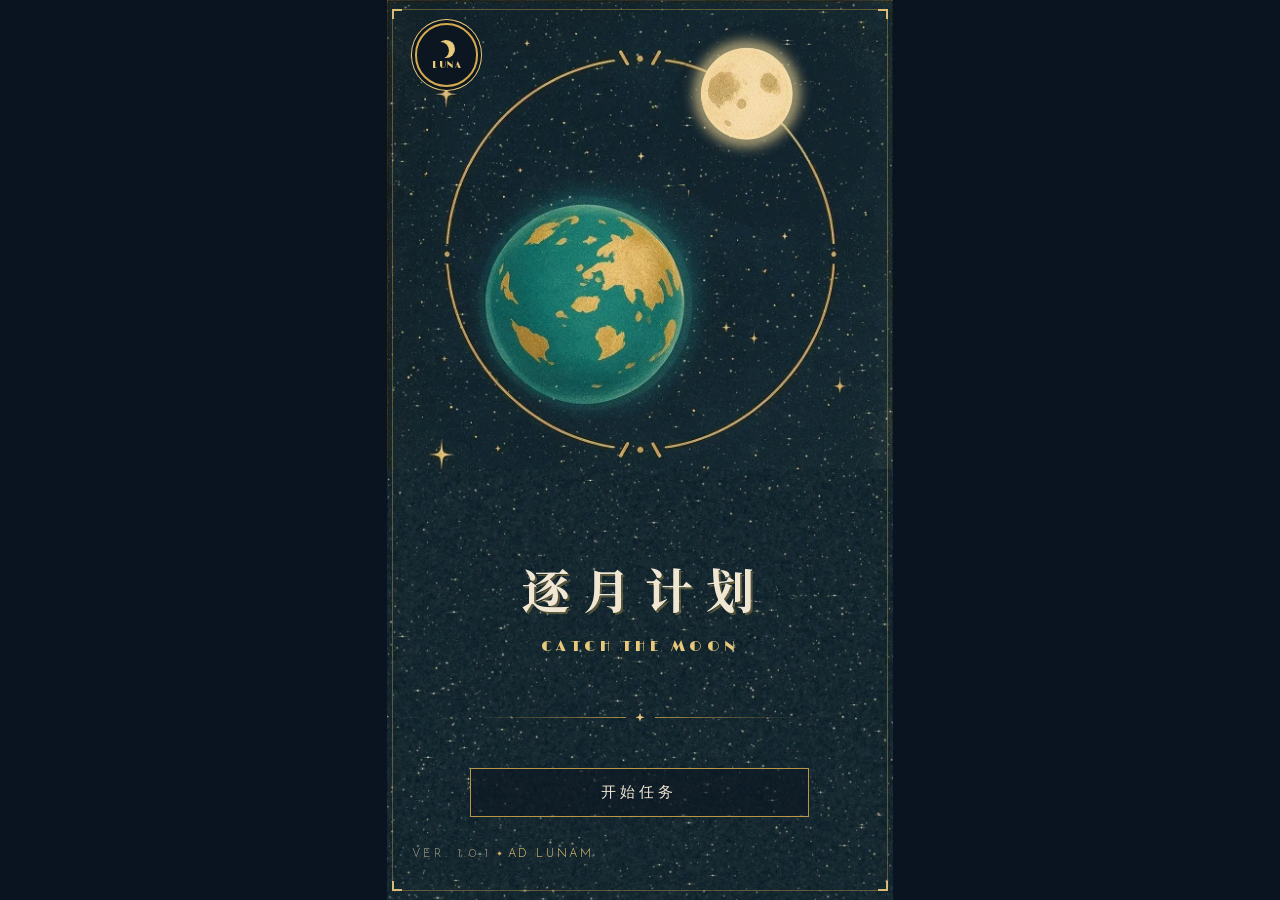
<file: index.html>
<!DOCTYPE html>
<html lang="zh-CN">
<head>
  <meta charset="UTF-8" />
  <meta name="viewport" content="width=device-width, initial-scale=1, maximum-scale=1, user-scalable=no, viewport-fit=cover" />
  <meta name="theme-color" content="#17395A" />
  <title>逐月计划</title>
  <link rel="stylesheet" href="assets/fonts/fonts.css" />
  <link rel="stylesheet" href="style.css" />
  <!-- 首屏标题字体预加载：封面零闪烁 -->
  <link rel="preload" href="assets/fonts/NotoSerifSC-700-sub.woff2" as="font" type="font/woff2" crossorigin />
  <link rel="preload" href="assets/fonts/Limelight.woff2" as="font" type="font/woff2" crossorigin />
</head>
<body>
  <div id="app">
    <div id="stage" class="stage">
      <!-- 全分辨率海报层：不经过低清 canvas；menu 延迟加载 -->
      <div id="cover-scene" class="cover-scene hidden">
        <img class="cover-bg" src="assets/ui/cover-bg.webp?v=6" alt="" draggable="false" />
        <div class="cover-keyline" aria-hidden="true">
          <i class="kl tl"></i><i class="kl tr"></i><i class="kl bl"></i><i class="kl br"></i>
        </div>
        <div class="cover-orbit" id="cover-orbit">
          <div id="cover-moon-glow" class="cover-moon-glow"></div>
          <img id="cover-moon" class="cover-moon" src="assets/ui/cover-moon.webp?v=5" alt="" draggable="false" />
        </div>
        <div class="cover-badge" aria-hidden="true">
          <div class="badge-crescent"></div>
          <div class="badge-word">LUNA</div>
        </div>
        <div class="cover-type">
          <div class="cover-title-block">
            <h1 class="cover-title">逐月计划</h1>
            <div class="cover-rule" aria-hidden="true"></div>
            <p class="cover-sub">CATCH THE MOON</p>
          </div>
          <div class="cover-ornament" aria-hidden="true">
            <i class="orn-line"></i><i class="orn-star"></i><i class="orn-line"></i>
          </div>
          <div class="cover-actions">
            <button type="button" class="cover-btn" id="btn-cover-start">开始任务</button>
          </div>
          <p class="cover-ver"><span class="ver-num">VER. 1.0.1</span><span class="ver-sep" aria-hidden="true"></span><span class="ver-name">AD LUNAM</span></p>
        </div>
      </div>
      <img id="menu-art" class="poster-art hidden" alt="" draggable="false" />
      <canvas id="game" width="540" height="960" aria-label="逐月计划游戏画面"></canvas>
      <div class="grain" aria-hidden="true"></div>

      <div id="hud" class="hidden" aria-hidden="true">
        <div class="hud-row">
          <div class="hud-block">
            <span class="hud-label">质量</span>
            <div class="seg" id="mass-seg"></div>
          </div>
          <div class="hud-block grow center-label">
            <span class="hud-phase">阶段</span>
            <span class="hud-timer hidden" id="hud-timer">0:00.0</span>
          </div>
          <div class="hud-block">
            <span class="hud-label">追近</span>
            <div class="seg gold" id="dist-seg"></div>
          </div>
        </div>
      </div>

      <div id="controls" class="hidden" aria-hidden="true">
        <div id="stick-zone" class="stick-zone">
          <div id="stick-base" class="stick-base">
            <div id="stick-knob" class="stick-knob"></div>
          </div>
        </div>
        <button type="button" id="btn-jet" class="btn-jet" aria-label="喷射">喷射</button>
      </div>

      <div id="overlay" class="overlay">
        <!-- 封面：分层海报 + DOM 排版；热区即真按钮 -->
        <div id="screen-cover" class="screen cover-screen hidden">
          <h1 class="sr-only">逐月计划</h1>
          <p class="ver sr-only">VER. 1.0.1 · CATCH THE MOON</p>
        </div>

        <!-- 任务面板：插画 + DOM 控制区（奶油带上），按钮即真文字 -->
        <div id="screen-title" class="screen menu-screen hidden">
          <p class="sr-only">任务面板</p>
          <!-- 仪场遥测装饰：百分比定位对 1044×1884 底图稳定（舞台锁 9:16，cover 顶锚只裁底部 28px） -->
          <div class="menu-reticle" aria-hidden="true"></div>
          <div class="menu-bracket" aria-hidden="true"></div>
          <div class="menu-tel" style="left:6%; top:34%">
            <span class="k">TARGET / LUNA</span>
            <span class="v dim">DIST 384400 KM</span>
          </div>
          <div class="menu-tel" style="left:6%; top:45.5%">
            <span class="k">SOL III / EARTH</span>
            <span class="v" id="tel-earth">CLASS 追寻之旅</span>
          </div>
          <div class="menu-tel" style="left:60%; top:26.5%">
            <span class="k">GRAV WELL</span>
            <span class="v" id="tel-well">PULL ×1.0</span>
          </div>
          <div class="menu-panel">
            <!-- 档位刻度盘：逐级解锁，未解锁置灰带锁 -->
            <div class="menu-diff" id="menu-diff" role="group" aria-label="难度选择">
              <button type="button" data-diff="easy">追寻之旅</button>
              <button type="button" data-diff="normal">宇宙冒险</button>
              <button type="button" data-diff="hard">坠入虚空</button>
              <button type="button" data-diff="blood">月之暗面</button>
            </div>
            <button type="button" class="btn primary wide" id="btn-start">开始追逐</button>
            <div class="menu-row">
              <button type="button" class="btn ghost" id="btn-sound"><i class="led" aria-hidden="true"></i><span>声音</span></button>
              <button type="button" class="btn ghost" id="btn-race"><i class="led" aria-hidden="true"></i><span>今日竞速</span></button>
              <button type="button" class="btn ghost" id="btn-back-cover">返回封面</button>
            </div>
            <div class="menu-divider" aria-hidden="true"></div>
            <p class="menu-tip" id="daily-tip">追寻月亮的光辉，它会带你找到方向</p>
            <div class="menu-ruler" aria-hidden="true"></div>
          </div>
          <!-- 机身螺丝 + 量程角标：操作面板语言 -->
          <i class="menu-screw tl" aria-hidden="true"></i>
          <i class="menu-screw tr" aria-hidden="true"></i>
          <i class="menu-screw bl" aria-hidden="true"></i>
          <i class="menu-screw br" aria-hidden="true"></i>
          <span class="menu-scale-end left" aria-hidden="true">SOL III</span>
          <span class="menu-scale-end right" aria-hidden="true">LUNA</span>
        </div>

        <div id="screen-intro" class="screen intro-cine hidden">
          <div id="intro-caption" class="intro-caption"></div>
          <button type="button" class="btn ghost small" id="btn-skip-intro">跳过</button>
        </div>

        <div id="screen-qte" class="screen qte-screen hidden">
          <p class="qte-title">捕获月亮</p>
          <p class="qte-hint">环变绿按「捕获」· 贴地球=完美</p>
        </div>

        <div id="screen-result" class="screen hidden">
          <h2 id="result-title">结算</h2>
          <p id="result-desc" class="sub"></p>
          <ul class="stats" id="result-stats"></ul>
          <p class="rank-line" id="rank-line"></p>
          <div class="btn-col">
            <button type="button" class="btn primary" id="btn-retry">再来一局</button>
            <button type="button" class="btn primary" id="btn-card">成绩卡分享</button>
            <button type="button" class="btn ghost" id="btn-board2">本机榜单</button>
            <button type="button" class="btn ghost" id="btn-home">回任务面板</button>
          </div>
        </div>

        <div id="screen-card" class="screen card-screen hidden">
          <div class="card-wrap">
            <canvas id="card" width="540" height="860" aria-label="成绩卡"></canvas>
          </div>
          <p class="card-tip">系统截屏即可分享 · 无外链</p>
          <pre id="share-text" class="share-text hidden"></pre>
          <div class="btn-col">
            <button type="button" class="btn primary" id="btn-copy">查看分享文案</button>
            <button type="button" class="btn ghost" id="btn-card-back">返回结算</button>
          </div>
        </div>

        <div id="screen-board" class="screen hidden">
          <h2>本机榜单</h2>
          <p class="sub dim">仅存本机 · 容器可能清空缓存</p>
          <ul class="board-list" id="board-list"></ul>
          <p class="sub dim" id="daily-board"></p>
          <div class="btn-col">
            <button type="button" class="btn ghost" id="btn-board-back">返回</button>
          </div>
        </div>
      </div>

      <button type="button" id="btn-qte-hit" class="btn-qte-hit hidden" aria-label="捕获">捕获</button>
      <div id="toast" class="toast hidden" role="status"></div>
    </div>
  </div>
  <script src="game.js"></script>
</body>
</html>
</file>
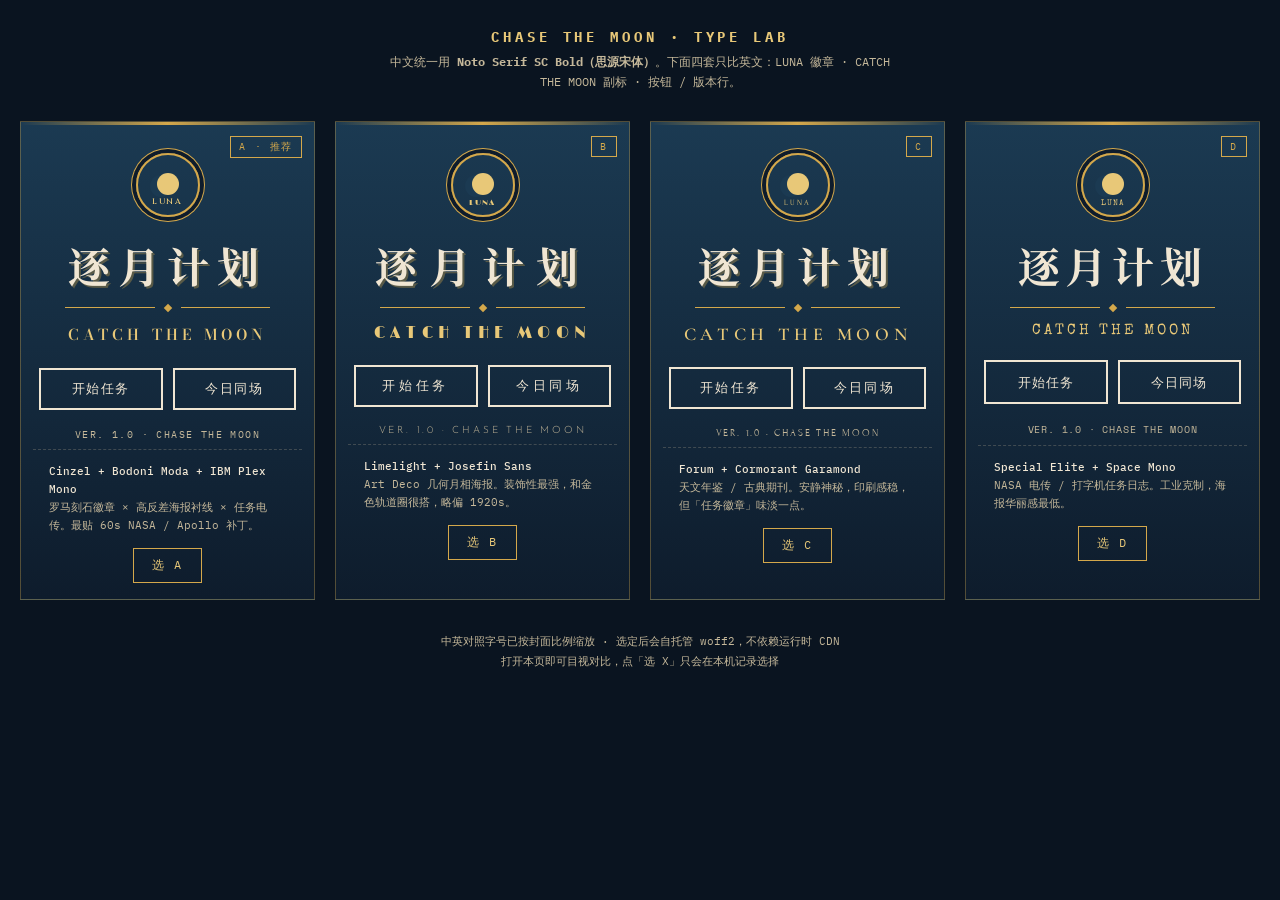
<file: preview/font-lab.html>
<!DOCTYPE html>
<html lang="zh-CN">
<head>
  <meta charset="UTF-8" />
  <meta name="viewport" content="width=device-width, initial-scale=1" />
  <title>逐月计划 · 字体对比</title>
  <link rel="preconnect" href="https://fonts.googleapis.com" />
  <link rel="preconnect" href="https://fonts.gstatic.com" crossorigin />
  <link href="https://fonts.googleapis.com/css2?family=Cinzel:wght@600&family=Bodoni+Moda:opsz,wght@6..96,600&family=IBM+Plex+Mono:wght@400;500&family=Limelight&family=Josefin+Sans:wght@300;400&family=Forum&family=Cormorant+Garamond:wght@500;600&family=Special+Elite&family=Space+Mono:wght@400;700&family=Noto+Serif+SC:wght@700&display=swap" rel="stylesheet" />
  <style>
    :root {
      --paper: #E8DCC8;
      --navy: #0E1C2C;
      --navy-2: #1B3A52;
      --cream: #F0E6D3;
      --gold: #D4A84B;
      --gold-b: #E8C878;
      --dim: #C5B89A;
    }
    * { box-sizing: border-box; margin: 0; padding: 0; }
    body {
      background: #0A1420;
      color: var(--cream);
      font-family: "IBM Plex Mono", ui-monospace, monospace;
      padding: 28px 18px 48px;
    }
    h1 {
      text-align: center;
      font-size: 14px;
      letter-spacing: 0.28em;
      color: var(--gold-b);
      margin-bottom: 6px;
    }
    .lede {
      text-align: center;
      font-size: 12px;
      color: var(--dim);
      line-height: 1.7;
      max-width: 520px;
      margin: 0 auto 28px;
    }
    .grid {
      display: grid;
      grid-template-columns: repeat(auto-fit, minmax(280px, 1fr));
      gap: 20px;
      max-width: 1240px;
      margin: 0 auto;
    }
    .card {
      background: linear-gradient(180deg, var(--navy-2) 0%, var(--navy) 100%);
      border: 1px solid rgba(212, 168, 75, 0.35);
      padding: 0 0 16px;
      position: relative;
      overflow: hidden;
    }
    .card::before {
      content: "";
      display: block;
      height: 3px;
      background: linear-gradient(90deg, transparent, var(--gold), transparent);
    }
    .tag {
      position: absolute;
      top: 14px;
      right: 12px;
      font-size: 10px;
      letter-spacing: 0.16em;
      color: var(--gold);
      border: 1px solid var(--gold);
      padding: 3px 8px;
    }
    .badge {
      width: 64px;
      height: 64px;
      margin: 28px auto 18px;
      border: 2px solid var(--gold);
      border-radius: 50%;
      display: flex;
      align-items: center;
      justify-content: center;
      box-shadow: 0 0 0 4px var(--navy), 0 0 0 5px var(--gold);
      position: relative;
    }
    .badge .crescent {
      width: 22px;
      height: 22px;
      border-radius: 50%;
      background: var(--gold-b);
      box-shadow: -7px 2px 0 0 var(--navy-2);
      margin-bottom: 2px;
    }
    .badge span {
      position: absolute;
      bottom: 8px;
      font-size: 8px;
      letter-spacing: 0.22em;
      color: var(--gold-b);
    }
    .zh {
      font-family: "Noto Serif SC", serif;
      font-weight: 700;
      font-size: 42px;
      letter-spacing: 0.18em;
      text-align: center;
      color: var(--cream);
      text-shadow: 2px 2px 0 rgba(212, 168, 75, 0.35);
      margin: 8px 0 10px;
    }
    .rule {
      display: flex;
      align-items: center;
      gap: 10px;
      margin: 0 auto 12px;
      width: 70%;
      color: var(--gold);
    }
    .rule::before, .rule::after {
      content: "";
      flex: 1;
      height: 1px;
      background: var(--gold);
    }
    .rule i {
      width: 6px;
      height: 6px;
      background: var(--gold);
      transform: rotate(45deg);
      display: block;
    }
    .en-sub {
      text-align: center;
      color: var(--gold-b);
      margin-bottom: 22px;
    }
    .btns {
      display: flex;
      gap: 10px;
      justify-content: center;
      margin-bottom: 18px;
      padding: 0 18px;
    }
    .btn {
      flex: 1;
      text-align: center;
      padding: 10px 8px;
      border: 2px solid var(--cream);
      color: var(--cream);
      font-size: 13px;
      letter-spacing: 0.2em;
      background: transparent;
    }
    .ver {
      text-align: center;
      font-size: 10px;
      color: var(--dim);
      letter-spacing: 0.14em;
      margin-bottom: 8px;
    }
    .meta {
      padding: 12px 16px 0;
      border-top: 1px dashed rgba(197, 184, 154, 0.25);
      margin: 0 12px;
      font-size: 11px;
      line-height: 1.65;
      color: var(--dim);
    }
    .meta strong { color: var(--cream); font-weight: 500; }

    /* A · Roman inscription + Didone */
    .a .badge span { font-family: "Cinzel", serif; font-weight: 600; }
    .a .en-sub { font-family: "Bodoni Moda", serif; font-weight: 600; font-size: 15px; letter-spacing: 0.28em; }
    .a .btn, .a .ver { font-family: "IBM Plex Mono", monospace; }
    .a .btn { letter-spacing: 0.12em; }

    /* B · Art Deco */
    .b .badge span { font-family: "Limelight", serif; letter-spacing: 0.18em; }
    .b .en-sub { font-family: "Limelight", serif; font-size: 16px; letter-spacing: 0.32em; }
    .b .btn, .b .ver { font-family: "Josefin Sans", sans-serif; font-weight: 300; letter-spacing: 0.28em; }
    .b .zh { letter-spacing: 0.28em; }

    /* C · Classical journal */
    .c .badge span { font-family: "Forum", serif; }
    .c .en-sub { font-family: "Cormorant Garamond", serif; font-weight: 600; font-size: 18px; letter-spacing: 0.26em; }
    .c .btn, .c .ver { font-family: "Forum", serif; letter-spacing: 0.18em; }

    /* D · Mission log typewriter */
    .d .badge span { font-family: "Special Elite", cursive; letter-spacing: 0.14em; }
    .d .en-sub { font-family: "Special Elite", cursive; font-size: 15px; letter-spacing: 0.2em; }
    .d .btn, .d .ver { font-family: "Space Mono", monospace; letter-spacing: 0.08em; }
    .d .zh { text-shadow: none; letter-spacing: 0.12em; }

    .pick {
      margin-top: 14px;
      text-align: center;
    }
    .pick button {
      font-family: inherit;
      font-size: 12px;
      letter-spacing: 0.14em;
      padding: 8px 18px;
      border: 1px solid var(--gold);
      background: transparent;
      color: var(--gold-b);
      cursor: pointer;
    }
    .pick button:hover { background: rgba(212, 168, 75, 0.15); }
    footer {
      text-align: center;
      margin-top: 32px;
      font-size: 11px;
      color: var(--dim);
      line-height: 1.8;
    }
  </style>
</head>
<body>
  <h1>CHASE THE MOON · TYPE LAB</h1>
  <p class="lede">中文统一用 <strong>Noto Serif SC Bold（思源宋体）</strong>。下面四套只比英文：LUNA 徽章 · CATCH THE MOON 副标 · 按钮 / 版本行。</p>

  <div class="grid">
    <article class="card a">
      <span class="tag">A · 推荐</span>
      <div class="badge"><div class="crescent"></div><span>LUNA</span></div>
      <div class="zh">逐月计划</div>
      <div class="rule"><i></i></div>
      <div class="en-sub">CATCH THE MOON</div>
      <div class="btns"><div class="btn">开始任务</div><div class="btn">今日同场</div></div>
      <div class="ver">VER. 1.0 · CHASE THE MOON</div>
      <div class="meta">
        <strong>Cinzel + Bodoni Moda + IBM Plex Mono</strong><br />
        罗马刻石徽章 × 高反差海报衬线 × 任务电传。最贴 60s NASA / Apollo 补丁。
      </div>
      <div class="pick"><button type="button" data-pick="A">选 A</button></div>
    </article>

    <article class="card b">
      <span class="tag">B</span>
      <div class="badge"><div class="crescent"></div><span>LUNA</span></div>
      <div class="zh">逐月计划</div>
      <div class="rule"><i></i></div>
      <div class="en-sub">CATCH THE MOON</div>
      <div class="btns"><div class="btn">开始任务</div><div class="btn">今日同场</div></div>
      <div class="ver">VER. 1.0 · CHASE THE MOON</div>
      <div class="meta">
        <strong>Limelight + Josefin Sans</strong><br />
        Art Deco 几何月相海报。装饰性最强，和金色轨道圈很搭，略偏 1920s。
      </div>
      <div class="pick"><button type="button" data-pick="B">选 B</button></div>
    </article>

    <article class="card c">
      <span class="tag">C</span>
      <div class="badge"><div class="crescent"></div><span>LUNA</span></div>
      <div class="zh">逐月计划</div>
      <div class="rule"><i></i></div>
      <div class="en-sub">CATCH THE MOON</div>
      <div class="btns"><div class="btn">开始任务</div><div class="btn">今日同场</div></div>
      <div class="ver">VER. 1.0 · CHASE THE MOON</div>
      <div class="meta">
        <strong>Forum + Cormorant Garamond</strong><br />
        天文年鉴 / 古典期刊。安静神秘，印刷感稳，但「任务徽章」味淡一点。
      </div>
      <div class="pick"><button type="button" data-pick="C">选 C</button></div>
    </article>

    <article class="card d">
      <span class="tag">D</span>
      <div class="badge"><div class="crescent"></div><span>LUNA</span></div>
      <div class="zh">逐月计划</div>
      <div class="rule"><i></i></div>
      <div class="en-sub">CATCH THE MOON</div>
      <div class="btns"><div class="btn">开始任务</div><div class="btn">今日同场</div></div>
      <div class="ver">VER. 1.0 · CHASE THE MOON</div>
      <div class="meta">
        <strong>Special Elite + Space Mono</strong><br />
        NASA 电传 / 打字机任务日志。工业克制，海报华丽感最低。
      </div>
      <div class="pick"><button type="button" data-pick="D">选 D</button></div>
    </article>
  </div>

  <footer>
    中英对照字号已按封面比例缩放 · 选定后会自托管 woff2，不依赖运行时 CDN<br />
    打开本页即可目视对比，点「选 X」只会在本机记录选择
  </footer>

  <script>
    document.querySelectorAll("[data-pick]").forEach((btn) => {
      btn.addEventListener("click", () => {
        const k = btn.getAttribute("data-pick");
        localStorage.setItem("chase_moon_type_pick", k);
        document.querySelectorAll("[data-pick]").forEach((b) => {
          b.textContent = b.getAttribute("data-pick") === k ? `已选 ${k}` : `选 ${b.getAttribute("data-pick")}`;
        });
      });
    });
    const saved = localStorage.getItem("chase_moon_type_pick");
    if (saved) {
      const btn = document.querySelector(`[data-pick="${saved}"]`);
      if (btn) btn.textContent = `已选 ${saved}`;
    }
  </script>
</body>
</html>
</file>
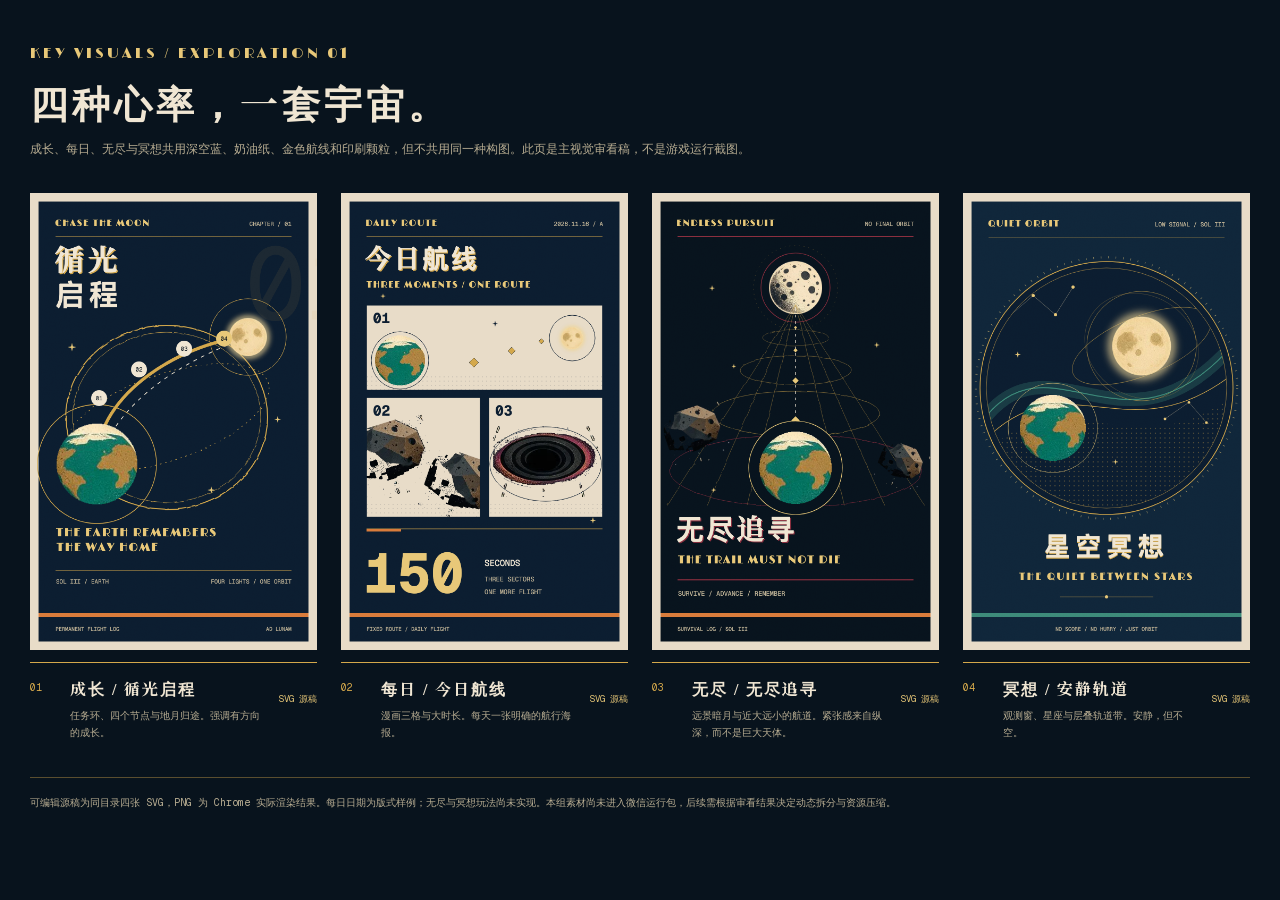
<file: design-refs/wechat-unified/key-visuals-review.html>
<!doctype html>
<html lang="zh-CN">
<head>
<meta charset="utf-8"><meta name="viewport" content="width=device-width,initial-scale=1">
<link rel="icon" href="data:,">
<title>逐月计划 · 四板块主视觉 01</title>
<style>
@font-face{font-family:Noto;src:url("../../assets/fonts/NotoSerifSC-700-sub.woff2");font-weight:700}@font-face{font-family:Geist;src:url("../../assets/fonts/GeistMono.woff2")}@font-face{font-family:Lime;src:url("../../assets/fonts/Limelight.woff2")}
*{box-sizing:border-box}body{margin:0;background:#08131d;color:#f0e6d3;font-family:Geist,"PingFang SC",monospace}main{max-width:1500px;margin:auto;padding:42px 30px 50px}.eyebrow{font:15px Lime,serif;letter-spacing:3px;color:#e8c878}h1{margin:14px 0 12px;font:700 38px/1.3 Noto,"Songti SC",serif;letter-spacing:4px}header>p{max-width:760px;color:#b8ad92;font-size:12px;line-height:1.9}.gallery{display:grid;grid-template-columns:repeat(4,minmax(0,1fr));gap:24px;margin-top:32px}figure{margin:0}img{display:block;width:100%;height:auto;background:#0c1d30}figcaption{display:grid;grid-template-columns:30px 1fr auto;gap:10px;align-items:start;padding-top:14px;border-top:1px solid #d4a84b;margin-top:12px}figcaption .no{color:#d4a84b;font-size:10px;padding-top:4px}figcaption strong{font:700 16px Noto,"Songti SC",serif;letter-spacing:2px}figcaption p{margin:6px 0 0;color:#b8ad92;font-size:10px;line-height:1.7}figcaption a{min-height:44px;display:inline-flex;align-items:center;color:#e8c878;font-size:9px;text-decoration:none;white-space:nowrap}figcaption a:focus-visible{outline:2px solid #e8c878;outline-offset:3px}footer{margin-top:36px;border-top:1px solid rgba(212,168,75,.4);padding-top:16px;color:#b8ad92;font-size:10px;line-height:1.8}
@media(max-width:1050px){.gallery{grid-template-columns:repeat(2,minmax(0,1fr))}}@media(max-width:580px){main{padding:28px 20px}.gallery{grid-template-columns:1fr}h1{font-size:30px}}
</style>
</head>
<body><main>
<header><span class="eyebrow">KEY VISUALS / EXPLORATION 01</span><h1>四种心率，一套宇宙。</h1><p>成长、每日、无尽与冥想共用深空蓝、奶油纸、金色航线和印刷颗粒，但不共用同一种构图。此页是主视觉审看稿，不是游戏运行截图。</p></header>
<section class="gallery" aria-label="四张主视觉">
<figure><a href="key-growth.png"><img src="key-growth.png" width="540" height="860" alt="成长航程：循光启程，地球沿四个任务节点追向月亮"></a><figcaption><span class="no">01</span><div><strong>成长 / 循光启程</strong><p>任务环、四个节点与地月归途。强调有方向的成长。</p></div><a href="key-growth.svg">SVG 源稿</a></figcaption></figure>
<figure><a href="key-daily.png"><img src="key-daily.png" width="540" height="860" alt="每日航线：漫画三格分别呈现地月远景、岩石特写与黑洞特写，底部是150秒大读数"></a><figcaption><span class="no">02</span><div><strong>每日 / 今日航线</strong><p>漫画三格与大时长。每天一张明确的航行海报。</p></div><a href="key-daily.svg">SVG 源稿</a></figcaption></figure>
<figure><a href="key-endless.png"><img src="key-endless.png" width="540" height="860" alt="无尽追寻：暗月位于远处，地球沿近大远小的纵深航道前进"></a><figcaption><span class="no">03</span><div><strong>无尽 / 无尽追寻</strong><p>远景暗月与近大远小的航道。紧张感来自纵深，而不是巨大天体。</p></div><a href="key-endless.svg">SVG 源稿</a></figcaption></figure>
<figure><a href="key-meditation.png"><img src="key-meditation.png" width="540" height="860" alt="星空冥想：圆形观测窗中包含月亮、地球、星座和层叠轨道带"></a><figcaption><span class="no">04</span><div><strong>冥想 / 安静轨道</strong><p>观测窗、星座与层叠轨道带。安静，但不空。</p></div><a href="key-meditation.svg">SVG 源稿</a></figcaption></figure>
</section>
<footer>可编辑源稿为同目录四张 SVG，PNG 为 Chrome 实际渲染结果。每日日期为版式样例；无尽与冥想玩法尚未实现。本组素材尚未进入微信运行包，后续需根据审看结果决定动态拆分与资源压缩。</footer>
</main></body></html>
</file>
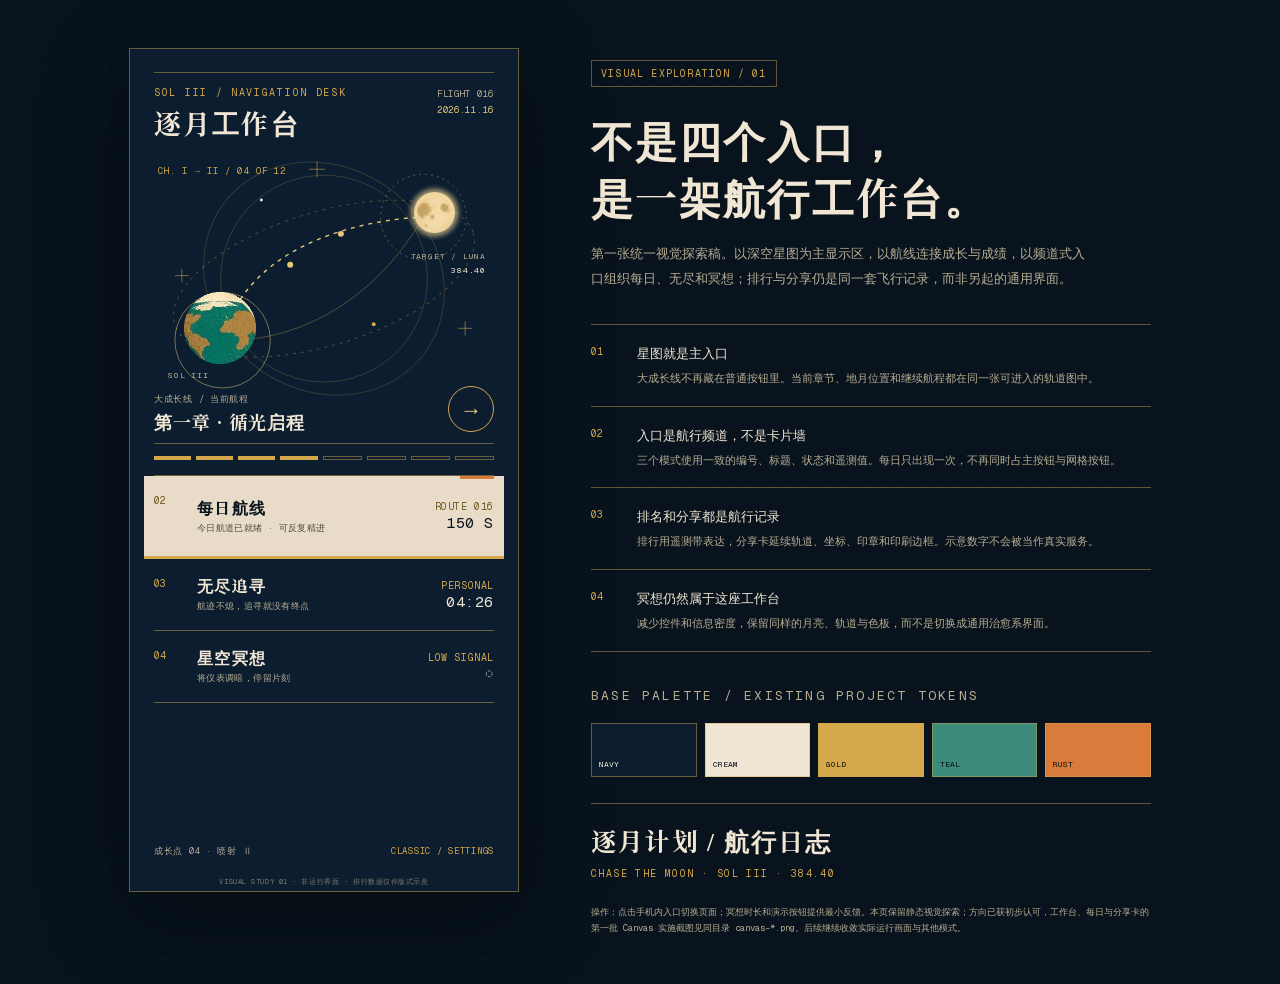
<file: design-refs/wechat-unified/visual-exploration.html>
<!doctype html>
<html lang="zh-CN">
<head>
<meta charset="utf-8">
<meta name="viewport" content="width=device-width,initial-scale=1">
<link rel="icon" href="data:image/svg+xml,%3Csvg xmlns='http://www.w3.org/2000/svg' viewBox='0 0 32 32'%3E%3Crect width='32' height='32' fill='%230c1d30'/%3E%3Ccircle cx='16' cy='16' r='10' fill='%23d4a84b'/%3E%3C/svg%3E">
<title>逐月计划 · 统一视觉探索 01</title>
<style>
@font-face{font-family:Geist;src:url("../../assets/fonts/GeistMono.woff2") format("woff2");font-display:swap}
@font-face{font-family:Noto;src:url("../../assets/fonts/NotoSerifSC-700-sub.woff2") format("woff2");font-weight:700;font-display:swap}
@font-face{font-family:Limelight;src:url("../../assets/fonts/Limelight.woff2") format("woff2");font-display:swap}
:root{--ink:#08131d;--navy:#0c1d30;--panel:#10263a;--cream:#f0e6d3;--paper:#e8dcc8;--dim:#b8ad92;--gold:#d4a84b;--bright:#e8c878;--teal:#3d8b7a;--rust:#d97b3a;--line:rgba(212,168,75,.46);--mono:Geist,"PingFang SC",monospace;--serif:Noto,"Songti SC",serif}
*{box-sizing:border-box}html{background:var(--ink)}body{margin:0;color:var(--cream);font-family:var(--mono);background:var(--ink)}a{color:inherit;text-decoration:none}button{font:inherit}button,a{-webkit-tap-highlight-color:transparent}button:focus-visible,a:focus-visible{outline:2px solid var(--bright);outline-offset:4px}h2[tabindex]:focus{outline:none}[hidden]{display:none!important}
.study{min-height:100vh;display:grid;grid-template-columns:390px minmax(360px,560px);justify-content:center;gap:72px;padding:48px 32px;background-color:var(--ink);background-image:radial-gradient(rgba(232,200,120,.12) .6px,transparent .7px);background-size:19px 19px}
.device{width:390px;height:844px;position:sticky;top:32px;align-self:start}.phone{height:100%;position:relative;overflow:hidden;border:1px solid var(--line);background:var(--navy);box-shadow:0 24px 80px rgba(0,0,0,.38)}.phone:after{content:"";position:absolute;inset:0;pointer-events:none;z-index:20;opacity:.16;background-image:radial-gradient(rgba(240,230,211,.28) .45px,transparent .55px);background-size:4px 4px}
.screen{position:absolute;inset:0;padding:23px 24px 18px;display:flex;flex-direction:column;overflow:hidden;background:var(--navy)}.screen>*{position:relative;z-index:1}.screen.calm{background:#0a1927}.eyebrow{margin:0;color:var(--gold);font-size:10px;letter-spacing:.17em;text-transform:uppercase}.masthead{display:flex;justify-content:space-between;align-items:flex-start;border-top:1px solid var(--line);padding-top:13px}.masthead h2{font:700 27px/1.2 var(--serif);letter-spacing:.08em;margin:8px 0 0}.edition{text-align:right;color:var(--dim);font-size:9px;line-height:1.8;letter-spacing:.08em}.edition b{display:block;color:var(--bright);font-weight:400}.back{display:inline-flex;align-items:center;min-height:44px;margin:-10px 0 4px -8px;padding:0 8px;color:var(--dim);font-size:11px}.back:before{content:"←";margin-right:8px;color:var(--gold);font-size:16px}.screen-title{margin:4px 0 0;font:700 30px/1.25 var(--serif);letter-spacing:.08em}.screen-subtitle{margin:8px 0 0;color:var(--gold);font-size:10px;letter-spacing:.11em}.section-label{display:flex;justify-content:space-between;align-items:center;color:var(--dim);font-size:9px;letter-spacing:.12em}.section-label:before{content:"";width:18px;height:1px;background:var(--gold);margin-right:8px}.section-label span:first-of-type{margin-right:auto}.section-label span:last-child{color:var(--gold)}
.orbit-chart{height:293px;margin-top:12px;position:relative;border-bottom:1px solid var(--line)}.orbit-chart svg,.route-map svg,.growth-map svg{position:absolute;inset:0;width:100%;height:100%}.orbit-chart .earth{position:absolute;width:72px;height:72px;left:30px;top:141px}.orbit-chart .moon{position:absolute;width:63px;height:63px;right:28px;top:30px}.orbital-label{position:absolute;color:var(--dim);font-size:8px;line-height:1.7;letter-spacing:.1em}.orbital-label b{display:block;color:var(--cream);font-weight:400}.label-earth{left:14px;top:218px}.label-moon{right:8px;top:99px;text-align:right}.chart-index{position:absolute;left:4px;top:14px;color:var(--gold);font-size:9px;letter-spacing:.12em}.current-mission{position:absolute;left:0;right:0;bottom:11px;display:flex;justify-content:space-between;align-items:flex-end}.current-mission small{display:block;color:var(--dim);font-size:9px;letter-spacing:.08em}.current-mission strong{display:block;margin-top:5px;font:700 18px/1.2 var(--serif);letter-spacing:.06em}.round-link{display:grid;place-items:center;width:46px;height:46px;border:1px solid var(--gold);border-radius:50%;color:var(--bright);font-size:22px}.progress-track{display:flex;gap:5px;margin:12px 0 15px}.progress-track i{height:4px;flex:1;background:var(--gold)}.progress-track i.future{background:transparent;border:1px solid var(--line)}
.channels{border-top:1px solid var(--line)}.channel{min-height:72px;display:grid;grid-template-columns:31px 1fr auto;align-items:center;gap:12px;border-bottom:1px solid var(--line);position:relative}.channel-no{color:var(--gold);font-size:10px;align-self:start;padding-top:18px}.channel h3{margin:0;font:700 16px/1.2 var(--serif);letter-spacing:.08em}.channel p{margin:5px 0 0;color:var(--dim);font-size:9px;letter-spacing:.04em}.channel-data{text-align:right;color:var(--gold);font-size:10px;letter-spacing:.06em}.channel-data b{display:block;font-size:15px;font-weight:400;color:var(--cream)}.channel-primary{min-height:83px;margin:0 -10px;padding:0 10px;background:var(--paper);color:var(--ink);border-bottom:3px solid var(--gold)}.channel-primary .channel-no,.channel-primary .channel-data{color:#725722}.channel-primary p{color:#514a3d}.channel-primary .channel-data b{color:var(--ink)}.channel-primary:after{content:"";position:absolute;right:10px;top:0;width:34px;height:3px;background:var(--rust)}.utility-row{display:flex;justify-content:space-between;align-items:center;margin-top:auto;min-height:44px;color:var(--dim);font-size:9px;letter-spacing:.08em}.utility-row span:last-child{color:var(--gold)}
.growth-map{height:454px;margin:12px -4px 0;position:relative}.growth-map img{position:absolute;width:58px;height:58px;right:24px;top:18px;opacity:.92}.map-node{position:absolute;text-align:center;color:var(--dim);font-size:9px}.map-node b{display:grid;place-items:center;width:42px;height:42px;margin-bottom:7px;border:1px solid var(--line);border-radius:50%;color:var(--cream);font-size:11px;font-weight:400;background:var(--navy)}.map-node.done b{background:var(--cream);color:var(--ink);box-shadow:0 0 0 5px var(--navy),0 0 0 6px var(--gold)}.map-node.current b{box-shadow:0 0 0 5px var(--navy),0 0 0 6px var(--bright);color:var(--bright)}.map-node.locked b{border-style:dashed;color:var(--dim)}.n1{left:26px;top:72px}.n2{left:148px;top:122px}.n3{left:47px;top:204px}.n4{left:190px;top:252px}.n5{left:82px;top:340px}.n6{left:234px;top:382px}.growth-readout{border-top:1px solid var(--gold);border-bottom:1px solid var(--line);padding:14px 0;display:grid;grid-template-columns:1fr auto;gap:6px}.growth-readout strong{font:700 18px var(--serif);letter-spacing:.06em}.growth-readout small{grid-column:1;color:var(--dim);font-size:9px}.growth-readout b{grid-column:2;grid-row:1/3;align-self:center;color:var(--bright);font-size:12px;font-weight:400}
.route-map{height:254px;margin:12px -8px 0;position:relative;border-top:1px solid var(--line);border-bottom:1px solid var(--line)}.route-map .earth{position:absolute;width:52px;height:52px;left:28px;bottom:30px}.route-map .moon{position:absolute;width:46px;height:46px;right:28px;top:25px}.route-stamp{position:absolute;right:3px;bottom:13px;text-align:right;color:var(--dim);font-size:8px;line-height:1.8;letter-spacing:.08em}.route-stamp b{display:block;color:var(--gold);font-weight:400}.route-metrics{display:grid;grid-template-columns:repeat(3,1fr);padding:14px 0;border-bottom:1px solid var(--line)}.route-metrics div+div{border-left:1px solid var(--line);padding-left:16px}.route-metrics b{display:block;font-size:18px;font-weight:400;color:var(--cream)}.route-metrics span{display:block;margin-top:4px;color:var(--dim);font-size:8px;letter-spacing:.09em}.rank-band{margin-top:15px}.rank-row{display:grid;grid-template-columns:1fr auto;gap:12px;padding:10px 0;border-bottom:1px solid rgba(212,168,75,.2);font-size:11px}.rank-row small{display:block;margin-top:4px;color:var(--dim);font-size:8px}.rank-row b{color:var(--bright);font-size:15px;font-weight:400}.rank-note{margin:8px 0 0;color:var(--dim);font-size:8px}.action-stack{display:grid;grid-template-columns:1fr 106px;gap:10px;margin-top:auto}.action{min-height:48px;border:1px solid var(--gold);display:inline-flex;align-items:center;justify-content:center;background:transparent;color:var(--cream);font-size:12px;letter-spacing:.06em;cursor:pointer}.action.primary{background:var(--paper);color:var(--ink);border-color:var(--paper);box-shadow:inset 0 -3px 0 var(--gold)}.action.secondary{color:var(--bright)}
.endless-time{margin:34px 0 0;text-align:center}.endless-time small{color:var(--gold);font-size:9px;letter-spacing:.16em}.endless-time strong{display:block;margin-top:8px;font:400 54px/1 var(--mono);letter-spacing:-.06em}.endless-time p{margin:12px 0 0;color:var(--dim);font-size:10px}.infinity-chart{height:216px;position:relative;margin:10px 0}.infinity-chart svg{width:100%;height:100%}.infinity-chart .earth{position:absolute;width:58px;height:58px;left:calc(50% - 29px);top:calc(50% - 29px)}.record-line{display:flex;justify-content:space-between;border-top:1px solid var(--line);border-bottom:1px solid var(--line);padding:12px 0;color:var(--dim);font-size:10px}.record-line b{color:var(--cream);font-weight:400}.medal-strip{display:flex;justify-content:space-between;margin:14px 0;color:var(--gold);font-size:9px}.medal-strip span{display:flex;align-items:center;gap:6px}.medal-strip i{display:inline-block;width:7px;height:7px;border:1px solid var(--gold);transform:rotate(45deg)}
.meditation-space{height:470px;position:relative;margin:10px -24px 0;overflow:hidden}.meditation-space .halo{position:absolute;left:50%;top:46%;border:1px solid rgba(212,168,75,.24);border-radius:50%;transform:translate(-50%,-50%)}.halo.one{width:260px;height:260px}.halo.two{width:360px;height:360px}.halo.three{width:480px;height:480px}.meditation-space .moon{position:absolute;width:136px;height:136px;left:calc(50% - 68px);top:calc(46% - 68px)}.meditation-space .earth{position:absolute;width:38px;height:38px;left:calc(50% + 99px);top:calc(46% + 83px)}.orbit-copy{position:absolute;left:0;right:0;bottom:28px;text-align:center}.orbit-copy strong{font:700 19px var(--serif);letter-spacing:.12em}.orbit-copy p{margin:10px 0 0;color:var(--dim);font-size:10px;line-height:1.8}.duration-picker{display:flex;justify-content:center;gap:0;border-top:1px solid var(--line);border-bottom:1px solid var(--line)}.duration-picker button{flex:1;min-height:46px;border:0;border-right:1px solid var(--line);background:transparent;color:var(--dim);cursor:pointer}.duration-picker button:last-child{border-right:0}.duration-picker button[aria-pressed=true]{color:var(--ink);background:var(--paper)}.calm-note{text-align:center;color:var(--dim);font-size:8px;margin:10px 0 14px;letter-spacing:.08em}
.share-screen{background:var(--ink);padding:18px 22px}.share-poster{flex:1;border:1px solid var(--gold);padding:18px;position:relative;display:flex;flex-direction:column;background:var(--navy)}.share-poster:before{content:"";position:absolute;inset:6px;border:1px solid rgba(232,200,120,.25);pointer-events:none}.share-head{display:flex;justify-content:space-between;border-bottom:1px solid var(--line);padding-bottom:12px;color:var(--gold);font-size:8px;letter-spacing:.1em}.share-title{margin:20px 0 0;text-align:center;font:700 27px var(--serif);letter-spacing:.12em}.share-route{height:275px;position:relative;margin:4px -6px 0}.share-route svg{width:100%;height:100%}.share-route .earth{position:absolute;width:54px;height:54px;left:24px;bottom:27px}.share-route .moon{position:absolute;width:50px;height:50px;right:24px;top:22px}.share-score{text-align:center;border-top:1px solid var(--line);padding-top:13px}.share-score small{color:var(--dim);font-size:8px;letter-spacing:.12em}.share-score strong{display:block;color:var(--bright);font-size:38px;font-weight:400;line-height:1.15}.share-score p{margin:5px 0 0;color:var(--cream);font-size:10px}.share-footer{display:flex;justify-content:space-between;margin-top:auto;border-top:1px solid var(--line);padding-top:12px;color:var(--dim);font-size:8px}.share-actions{display:grid;grid-template-columns:1fr 1fr;gap:10px;margin-top:12px}.demo-disclaimer{position:absolute;left:24px;right:24px;bottom:4px;z-index:3;color:rgba(197,184,154,.62);font-size:7px;letter-spacing:.08em;text-align:center;pointer-events:none}
.notes{padding-top:12px}.study-tag{display:inline-block;border:1px solid var(--line);padding:6px 9px;color:var(--gold);font-size:10px;letter-spacing:.12em}.notes h1{font:700 42px/1.35 var(--serif);letter-spacing:.05em;margin:24px 0 18px}.notes>p{color:var(--dim);font-size:13px;line-height:1.9;max-width:500px}.principles{margin:32px 0;padding:0;list-style:none;border-top:1px solid var(--line)}.principles li{display:grid;grid-template-columns:34px 1fr;gap:12px;padding:17px 0;border-bottom:1px solid var(--line)}.principles .num{color:var(--gold);font-size:10px;padding-top:3px}.principles strong{font-size:13px;font-weight:400;color:var(--cream)}.principles p{margin:6px 0 0;color:var(--dim);font-size:11px;line-height:1.8}.tokens{display:grid;grid-template-columns:repeat(5,1fr);gap:8px;margin-top:14px}.swatch{height:54px;border:1px solid var(--line);padding:7px;display:flex;align-items:flex-end;font-size:8px}.type-specimen{margin-top:26px;padding-top:18px;border-top:1px solid var(--line)}.type-specimen strong{font:700 25px var(--serif);letter-spacing:.08em}.type-specimen span{display:block;margin-top:8px;color:var(--gold);font-size:10px;letter-spacing:.14em}.notes small{display:block;margin-top:24px;color:var(--dim);font-size:9px;line-height:1.8}.toast{position:absolute;z-index:30;left:30px;right:30px;bottom:26px;padding:13px 16px;background:var(--paper);color:var(--ink);border:1px solid var(--gold);font-size:10px;text-align:center;box-shadow:0 8px 24px rgba(0,0,0,.35)}
@media(max-width:900px){.study{grid-template-columns:390px;gap:40px;padding:32px 20px}.device{position:relative;top:0}.notes h1{font-size:34px}}
@media(max-width:480px){.study{display:block;padding:0;background:var(--navy)}.device{width:100%;height:100dvh;min-height:680px}.phone{border:0;box-shadow:none}.notes{padding:36px 24px;background:var(--ink)}.notes h1{font-size:32px}}
@media(prefers-reduced-motion:no-preference){.screen{animation:appear .18s ease-out}.meditation-space .halo{animation:breathe 8s ease-in-out infinite}.meditation-space .halo.two{animation-delay:-2s}.meditation-space .halo.three{animation-delay:-4s}@keyframes appear{from{opacity:.5}to{opacity:1}}@keyframes breathe{50{border-color:rgba(232,200,120,.48)}}}
</style>
</head>
<body>
<main class="study">
  <section class="device" aria-label="可点击的手机视觉原型">
    <div class="phone">
      <section class="screen" id="desk" aria-labelledby="desk-title">
        <header class="masthead">
          <div><p class="eyebrow">SOL III / NAVIGATION DESK</p><h2 id="desk-title" tabindex="-1">逐月工作台</h2></div>
          <div class="edition">FLIGHT 016<b>2026.11.16</b></div>
        </header>
        <div class="orbit-chart" aria-label="当前主线航程示意图">
          <svg viewBox="0 0 342 293" fill="none" aria-hidden="true">
            <circle cx="171" cy="128" r="104" stroke="#d4a84b" stroke-opacity=".22"/>
            <ellipse cx="171" cy="128" rx="157" ry="67" transform="rotate(-17 171 128)" stroke="#d4a84b" stroke-opacity=".34" stroke-dasharray="3 5"/>
            <ellipse cx="171" cy="128" rx="126" ry="112" transform="rotate(37 171 128)" stroke="#d4a84b" stroke-opacity=".2"/>
            <path d="M69 190C91 100 194 70 271 66" stroke="#e8c878" stroke-width="1.4" stroke-dasharray="4 5"/>
            <path d="M70 190C140 192 219 155 271 66" stroke="#d4a84b" stroke-opacity=".35"/>
            <path d="M164 10v16m-8-8h16M21 125h14m-7-7v14M306 178h14m-7-7v14" stroke="#d4a84b" stroke-opacity=".55"/>
            <circle cx="69" cy="190" r="48" stroke="#e8c878" stroke-opacity=".5"/>
            <circle cx="271" cy="66" r="43" stroke="#e8c878" stroke-opacity=".38" stroke-dasharray="2 4"/>
            <circle cx="137" cy="114" r="3" fill="#e8c878"/><circle cx="188" cy="83" r="3" fill="#e8c878"/>
            <circle cx="221" cy="174" r="2" fill="#d4a84b"/><circle cx="108" cy="49" r="1.5" fill="#f0e6d3"/>
          </svg>
          <span class="chart-index">CH. I → II / 04 OF 12</span>
          <img class="earth" src="../../assets/sprites/earth.webp" alt="地球">
          <img class="moon" src="../../assets/sprites/moon.webp" alt="月亮">
          <span class="orbital-label label-earth">SOL III</span>
          <span class="orbital-label label-moon">TARGET / LUNA<b>384.40</b></span>
          <a class="current-mission" href="#growth" aria-label="展开大成长线">
            <span><small>大成长线 / 当前航程</small><strong>第一章 · 循光启程</strong></span><span class="round-link" aria-hidden="true">→</span>
          </a>
        </div>
        <div class="progress-track" aria-label="第一章四段已完成"><i></i><i></i><i></i><i></i><i class="future"></i><i class="future"></i><i class="future"></i><i class="future"></i></div>
        <nav class="channels" aria-label="航行模式">
          <a class="channel channel-primary" href="#daily"><span class="channel-no">02</span><div><h3>每日航线</h3><p>今日航道已就绪 · 可反复精进</p></div><span class="channel-data">ROUTE 016<b>150 S</b></span></a>
          <a class="channel" href="#endless"><span class="channel-no">03</span><div><h3>无尽追寻</h3><p>航迹不熄，追寻就没有终点</p></div><span class="channel-data">PERSONAL<b>04:26</b></span></a>
          <a class="channel" href="#meditation"><span class="channel-no">04</span><div><h3>星空冥想</h3><p>将仪表调暗，停留片刻</p></div><span class="channel-data">LOW SIGNAL<b>◌</b></span></a>
        </nav>
        <div class="utility-row"><span>成长点 04 · 喷射 Ⅱ</span><span>CLASSIC / SETTINGS</span></div>
      </section>

      <section class="screen" id="growth" aria-labelledby="growth-title" hidden>
        <a class="back" href="#desk">返回工作台</a>
        <p class="eyebrow">PERMANENT FLIGHT LOG / 01—12</p><h2 class="screen-title" id="growth-title" tabindex="-1">大成长线</h2><p class="screen-subtitle">每一次抵达，都让下一片星域展开</p>
        <div class="growth-map">
          <svg viewBox="0 0 342 454" fill="none" aria-hidden="true">
            <circle cx="170" cy="218" r="160" stroke="#d4a84b" stroke-opacity=".12"/>
            <circle cx="170" cy="218" r="112" stroke="#d4a84b" stroke-opacity=".12" stroke-dasharray="2 6"/>
            <path d="M47 93L169 143 68 225 211 273 103 361 255 403" stroke="#d4a84b" stroke-width="1.2"/>
            <path d="M255 403C289 340 308 282 301 215" stroke="#d4a84b" stroke-opacity=".35" stroke-dasharray="3 5"/>
            <path d="M18 292h22m-11-11v22M277 133h18m-9-9v18" stroke="#d4a84b" stroke-opacity=".4"/>
          </svg>
          <img src="../../assets/sprites/moon.webp" alt="远处的月亮">
          <span class="map-node done n1"><b>01</b>余辉</span><span class="map-node done n2"><b>02</b>碎石之间</span><span class="map-node done n3"><b>03</b>星尘补给</span><span class="map-node done n4"><b>04</b>第一脉冲</span><span class="map-node current n5"><b>05</b>引力边界</span><span class="map-node locked n6"><b>06</b>双重脉冲</span>
        </div>
        <div class="growth-readout"><strong>下一航程 · 引力边界</strong><small>永久能力 / 喷射 Ⅱ · 成长点 04</small><b>L05 →</b></div>
        <div class="action-stack"><button class="action primary" type="button" data-demo>继续主线航程</button><a class="action secondary" href="#daily">今日航线</a></div>
      </section>

      <section class="screen" id="daily" aria-labelledby="daily-title" hidden>
        <a class="back" href="#desk">返回工作台</a>
        <p class="eyebrow">DAILY ROUTE / NO. 016</p><h2 class="screen-title" id="daily-title" tabindex="-1">每日航线</h2><p class="screen-subtitle">2026.11.16 · A / 近地航行</p>
        <div class="route-map" aria-label="今日固定航线示意">
          <svg viewBox="0 0 358 254" fill="none" aria-hidden="true">
            <path d="M43 207C55 104 189 63 306 49" stroke="#e8c878" stroke-width="1.4" stroke-dasharray="4 5"/>
            <path d="M31 218C132 242 289 160 318 35" stroke="#d4a84b" stroke-opacity=".3"/>
            <ellipse cx="179" cy="127" rx="157" ry="69" transform="rotate(-17 179 127)" stroke="#d4a84b" stroke-opacity=".25"/>
            <path d="M125 121l6 6-6 6-6-6zM180 90l6 6-6 6-6-6zM233 69l6 6-6 6-6-6z" fill="#e8c878"/>
            <circle cx="43" cy="207" r="35" stroke="#d4a84b" stroke-opacity=".42"/><circle cx="306" cy="49" r="34" stroke="#d4a84b" stroke-opacity=".35"/>
            <path d="M16 30h20M26 20v20M317 185h20m-10-10v20" stroke="#d4a84b" stroke-opacity=".38"/>
          </svg>
          <img class="earth" src="../../assets/sprites/earth.webp" alt="地球"><img class="moon" src="../../assets/sprites/moon.webp" alt="月亮">
          <span class="route-stamp">SEED / 20261116-A<b>同一条航线，再飞一次</b></span>
        </div>
        <div class="route-metrics"><div><b>150 S</b><span>有效航行</span></div><div><b>03</b><span>连续航段</span></div><div><b>850</b><span>金色评级</span></div></div>
        <div class="rank-band"><div class="section-label"><span>ASYNC TELEMETRY</span><span>好友 / 世界</span></div><div class="rank-row"><span>你的今日最佳<small>喷射 Ⅱ · 本机纪录已同步示意</small></span><b>850</b></div><div class="rank-row"><span>好友位置 / 世界位置<small>不是实时联机，只比较当日成绩</small></span><b>02 / 128</b></div><p class="rank-note">排名均为视觉版式示意，不代表已接入真实数据。</p></div>
        <div class="action-stack"><button class="action primary" type="button" data-demo>进入今日航线</button><a class="action secondary" href="#share">分享航线</a></div>
      </section>

      <section class="screen" id="endless" aria-labelledby="endless-title" hidden>
        <a class="back" href="#desk">返回工作台</a>
        <p class="eyebrow">ENDLESS PURSUIT / SURVIVAL LOG</p><h2 class="screen-title" id="endless-title" tabindex="-1">无尽追寻</h2>
        <div class="endless-time"><small>PERSONAL LONGEST FLIGHT</small><strong>04:26</strong><p>这一次，比上一次多走了一段。</p></div>
        <div class="infinity-chart" aria-hidden="true">
          <svg viewBox="0 0 342 216" fill="none"><path d="M171 108C117 25 30 43 42 108c12 65 83 55 129 0 46 55 117 65 129 0 12-65-75-83-129 0Z" stroke="#d4a84b" stroke-dasharray="4 5"/><path d="M171 108C117 53 65 62 65 108s64 55 106 0c42 55 106 55 106 0s-52-55-106 0Z" stroke="#e8c878" stroke-opacity=".35"/><circle cx="171" cy="108" r="50" stroke="#d4a84b" stroke-opacity=".24"/><path d="M171 6v18m-9-9h18M26 173h18m-9-9v18M298 36h18m-9-9v18" stroke="#d4a84b" stroke-opacity=".42"/></svg>
          <img class="earth" src="../../assets/sprites/earth.webp" alt="">
        </div>
        <div class="record-line"><span>好友最长 / 世界最长</span><b>06:18 / 21:40</b></div><div class="medal-strip"><span><i></i>01:00 入轨</span><span><i></i>03:00 深空</span><span><i></i>05:00 未抵达</span></div><p class="rank-note">纪录数字仅用于视觉探索。</p>
        <div class="action-stack"><button class="action primary" type="button" data-demo>开始无尽追寻</button><a class="action secondary" href="#share">分享纪录</a></div>
      </section>

      <section class="screen calm" id="meditation" aria-labelledby="meditation-title" hidden>
        <a class="back" href="#desk">返回工作台</a>
        <p class="eyebrow">QUIET ORBIT / LOW SIGNAL</p><h2 class="screen-title" id="meditation-title" tabindex="-1">星空冥想</h2>
        <div class="meditation-space"><span class="halo one"></span><span class="halo two"></span><span class="halo three"></span><img class="moon" src="../../assets/sprites/moon.webp" alt="安静的金色月亮"><img class="earth" src="../../assets/sprites/earth.webp" alt="远处的地球"><div class="orbit-copy"><strong>把仪表调暗</strong><p>不必追上风，也不必抵达哪里。<br>让地月陪你，安静地绕行一会儿。</p></div></div>
        <div class="duration-picker" aria-label="冥想时长"><button type="button" data-minutes="2" aria-pressed="false">02 分钟</button><button type="button" data-minutes="5" aria-pressed="true">05 分钟</button><button type="button" data-minutes="10" aria-pressed="false">10 分钟</button></div><p class="calm-note">无成绩 · 无排名 · 只保留此刻的星场</p>
        <button class="action primary" type="button" data-demo>进入安静轨道 · <span id="duration-value">05</span> 分钟</button>
      </section>

      <section class="screen share-screen" id="share" aria-labelledby="share-title" hidden>
        <a class="back" href="#daily">返回每日航线</a>
        <article class="share-poster" aria-label="每日航线分享卡版式示意">
          <div class="share-head"><span>CHASE THE MOON</span><span>FLIGHT LOG / 016</span></div>
          <h2 class="share-title" id="share-title" tabindex="-1">今日航线</h2>
          <div class="share-route"><svg viewBox="0 0 282 275" fill="none" aria-hidden="true"><ellipse cx="141" cy="137" rx="126" ry="66" transform="rotate(-19 141 137)" stroke="#d4a84b" stroke-opacity=".26"/><path d="M48 216C80 91 156 102 231 47" stroke="#e8c878" stroke-width="1.4" stroke-dasharray="4 5"/><path d="M49 216C136 239 219 140 231 47" stroke="#d4a84b" stroke-opacity=".35"/><circle cx="48" cy="216" r="37" stroke="#d4a84b" stroke-opacity=".4"/><circle cx="231" cy="47" r="35" stroke="#d4a84b" stroke-opacity=".4"/><path d="M112 126l6 6-6 6-6-6zM168 93l6 6-6 6-6-6z" fill="#e8c878"/><path d="M22 34h16m-8-8v16M241 207h16m-8-8v16" stroke="#d4a84b" stroke-opacity=".4"/></svg><img class="earth" src="../../assets/sprites/earth.webp" alt="地球"><img class="moon" src="../../assets/sprites/moon.webp" alt="月亮"></div>
          <div class="share-score"><small>DAILY ROUTE / 2026.11.16</small><strong>850</strong><p>金色评级 · 好友位置 02</p></div>
          <div class="share-footer"><span>SOL III / EARTH</span><span>同一航线，等你来接续</span></div>
        </article>
        <div class="share-actions"><button class="action primary" type="button" data-demo>系统分享</button><a class="action secondary" href="#daily">再飞一次</a></div>
      </section>
      <span class="demo-disclaimer">VISUAL STUDY 01 · 非运行界面 · 排行数据仅作版式示意</span>
      <div class="toast" id="toast" role="status" hidden>视觉探索稿：真实玩法与平台分享尚未接入。</div>
    </div>
  </section>

  <aside class="notes" aria-labelledby="study-title">
    <span class="study-tag">VISUAL EXPLORATION / 01</span>
    <h1 id="study-title">不是四个入口，<br>是一架航行工作台。</h1>
    <p>第一张统一视觉探索稿。以深空星图为主显示区，以航线连接成长与成绩，以频道式入口组织每日、无尽和冥想；排行与分享仍是同一套飞行记录，而非另起的通用界面。</p>
    <ol class="principles">
      <li><span class="num">01</span><div><strong>星图就是主入口</strong><p>大成长线不再藏在普通按钮里。当前章节、地月位置和继续航程都在同一张可进入的轨道图中。</p></div></li>
      <li><span class="num">02</span><div><strong>入口是航行频道，不是卡片墙</strong><p>三个模式使用一致的编号、标题、状态和遥测值。每日只出现一次，不再同时占主按钮与网格按钮。</p></div></li>
      <li><span class="num">03</span><div><strong>排名和分享都是航行记录</strong><p>排行用遥测带表达，分享卡延续轨道、坐标、印章和印刷边框。示意数字不会被当作真实服务。</p></div></li>
      <li><span class="num">04</span><div><strong>冥想仍然属于这座工作台</strong><p>减少控件和信息密度，保留同样的月亮、轨道与色板，而不是切换成通用治愈系界面。</p></div></li>
    </ol>
    <p class="eyebrow">BASE PALETTE / EXISTING PROJECT TOKENS</p>
    <div class="tokens" aria-label="基础色板"><span class="swatch" style="background:#0c1d30">NAVY</span><span class="swatch" style="background:#f0e6d3;color:#08131d">CREAM</span><span class="swatch" style="background:#d4a84b;color:#08131d">GOLD</span><span class="swatch" style="background:#3d8b7a;color:#08131d">TEAL</span><span class="swatch" style="background:#d97b3a;color:#08131d">RUST</span></div>
    <div class="type-specimen"><strong>逐月计划 / 航行日志</strong><span>CHASE THE MOON · SOL III · 384.40</span></div>
    <small>操作：点击手机内入口切换页面；冥想时长和演示按钮提供最小反馈。本页保留静态视觉探索；方向已获初步认可，工作台、每日与分享卡的第一批 Canvas 实施截图见同目录 canvas-*.png。后续继续收敛实际运行画面与其他模式。</small>
  </aside>
</main>
<script>
(function(){
  var screens=Array.prototype.slice.call(document.querySelectorAll('.screen'));
  var toast=document.getElementById('toast'),timer=null;
  function show(id,moveFocus){
    var target=document.getElementById(id);
    if(!target||!target.classList.contains('screen'))target=document.getElementById('desk');
    screens.forEach(function(screen){screen.hidden=screen!==target});
    var heading=target.querySelector('h2[tabindex]');
    if(heading&&moveFocus)heading.focus({preventScroll:true});
  }
  window.addEventListener('hashchange',function(){show(location.hash.slice(1)||'desk',true)});
  show(location.hash.slice(1)||'desk',false);
  document.querySelectorAll('[data-demo]').forEach(function(button){
    button.addEventListener('click',function(){
      clearTimeout(timer);toast.hidden=false;timer=setTimeout(function(){toast.hidden=true},2400);
    });
  });
  document.querySelectorAll('[data-minutes]').forEach(function(button){
    button.addEventListener('click',function(){
      document.querySelectorAll('[data-minutes]').forEach(function(item){item.setAttribute('aria-pressed',String(item===button))});
      document.getElementById('duration-value').textContent=button.getAttribute('data-minutes').padStart(2,'0');
    });
  });
})();
</script>
</body>
</html>
</file>
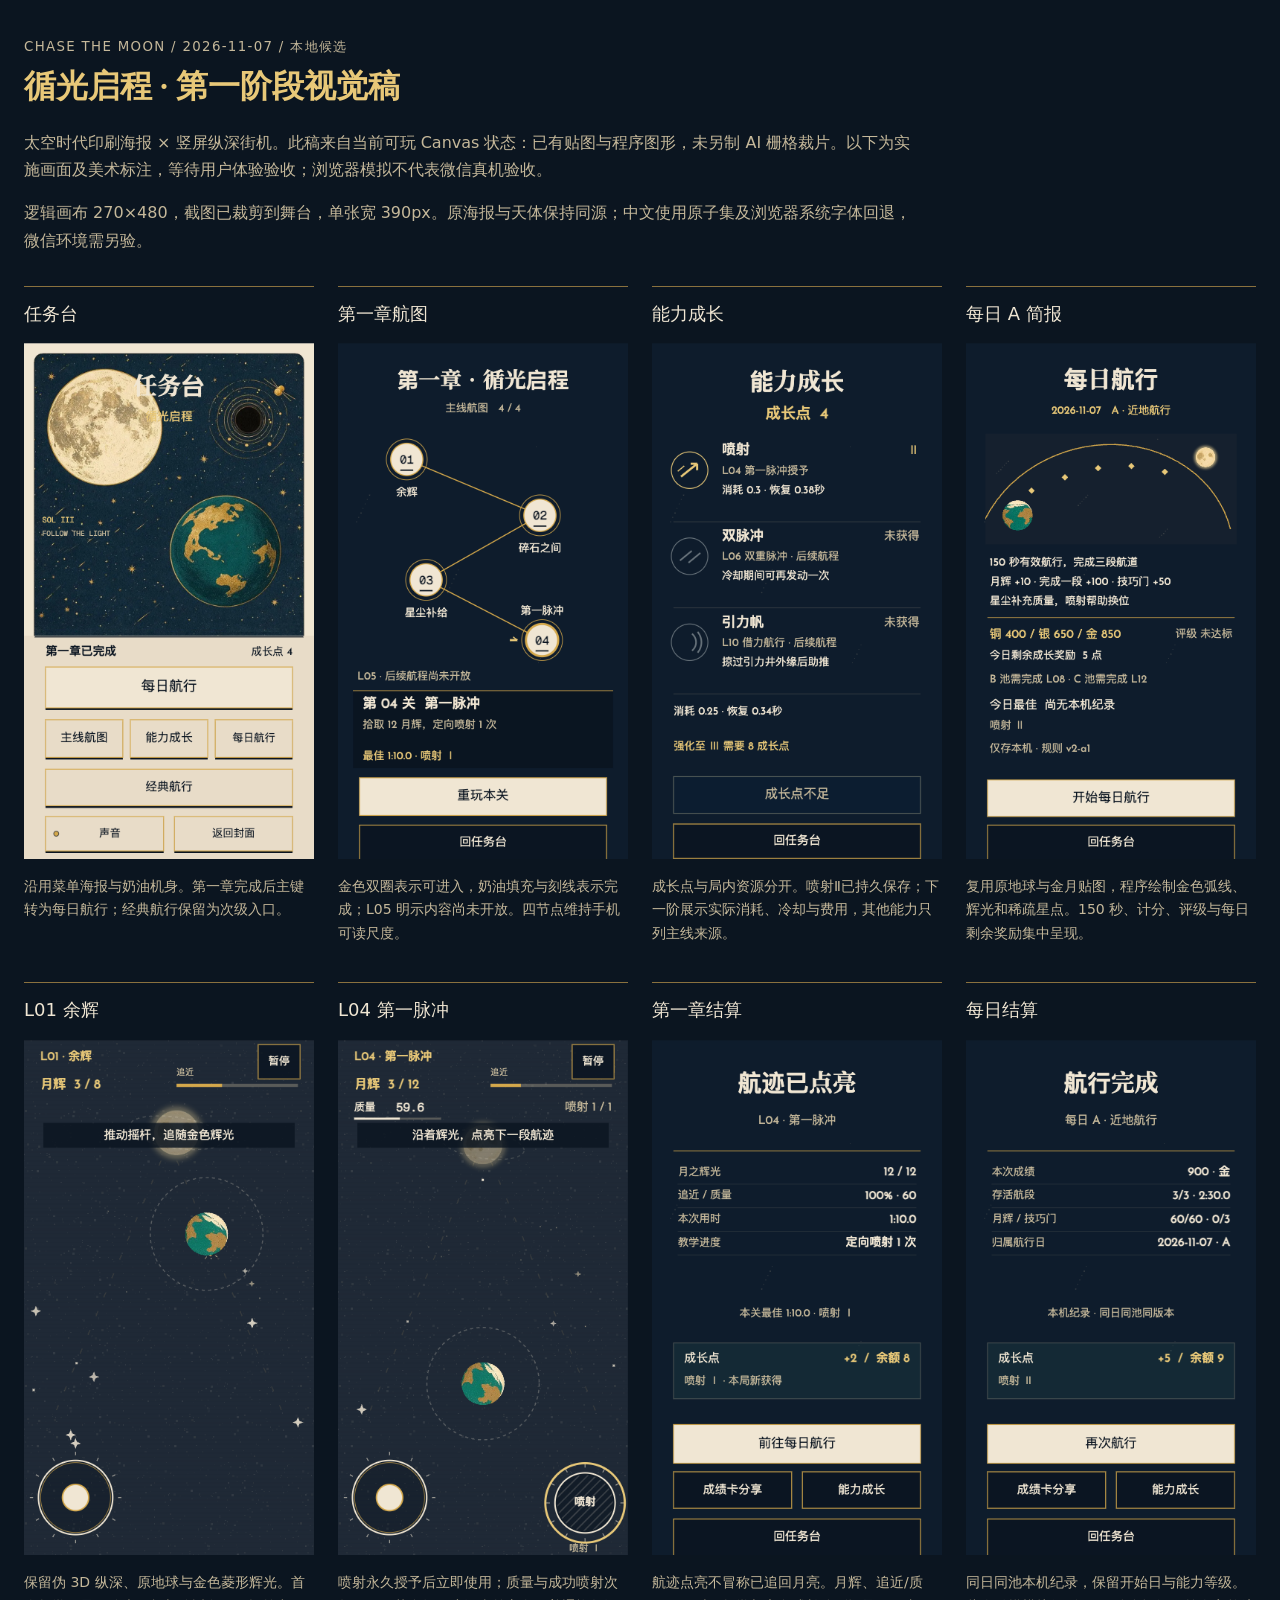
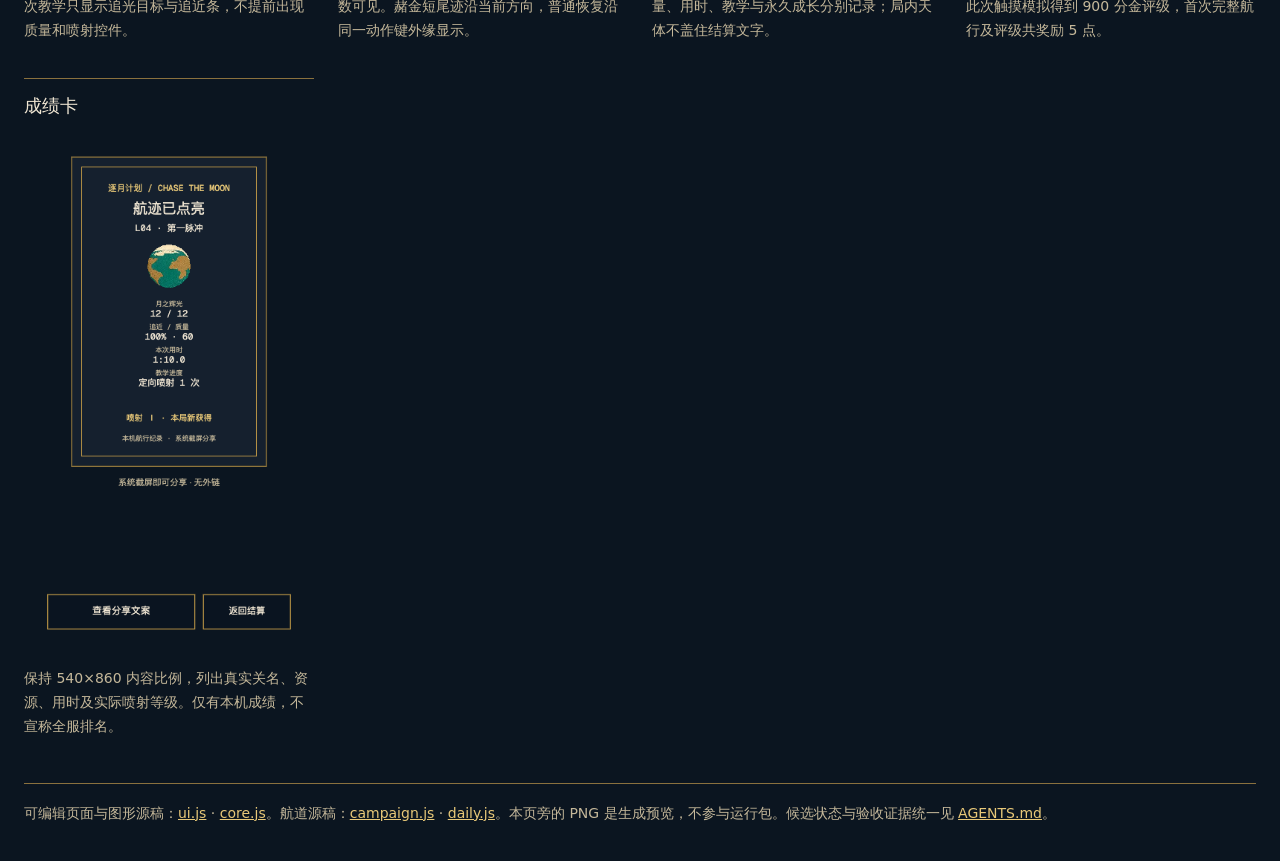
<file: design-refs/wechat-v2/phase1-review.html>
<!doctype html><html lang="zh-CN"><meta charset="utf-8"><meta name="viewport" content="width=device-width,initial-scale=1"><title>逐月计划 · 第一阶段视觉稿</title><style>
*{box-sizing:border-box}body{margin:0;background:#0b1520;color:#f0e6d3;font:16px/1.7 system-ui,"PingFang SC",sans-serif}main{max-width:1340px;margin:auto;padding:36px 24px}h1{font-family:serif;color:#e8c878;margin:0;font-size:32px}p{max-width:900px;color:#c5b89a}a{color:#e8c878}small{display:block;letter-spacing:.1em;color:#c5b89a}.grid{display:grid;grid-template-columns:repeat(auto-fit,minmax(280px,1fr));gap:36px 24px;margin-top:32px}figure{margin:0;padding-top:12px;border-top:1px solid #8a713e}h2{font-size:18px;margin:0 0 14px;font-weight:500}img{display:block;width:100%;max-width:390px;height:auto;margin:auto}figcaption{margin-top:16px;font-size:14px;color:#c5b89a}footer{margin-top:44px;padding-top:18px;border-top:1px solid #8a713e;color:#c5b89a;font-size:14px}</style><main><small>CHASE THE MOON / 2026-11-07 / 本地候选</small><h1>循光启程 · 第一阶段视觉稿</h1><p>太空时代印刷海报 × 竖屏纵深街机。此稿来自当前可玩 Canvas 状态：已有贴图与程序图形，未另制 AI 栅格裁片。以下为实施画面及美术标注，等待用户体验验收；浏览器模拟不代表微信真机验收。</p><p>逻辑画布 270×480，截图已裁剪到舞台，单张宽 390px。原海报与天体保持同源；中文使用原子集及浏览器系统字体回退，微信环境需另验。</p><div class="grid"><figure><h2>任务台</h2><img src="v2-hub-complete.png" alt="任务台" width="390"><figcaption>沿用菜单海报与奶油机身。第一章完成后主键转为每日航行；经典航行保留为次级入口。</figcaption></figure><figure><h2>第一章航图</h2><img src="v2-map-complete.png" alt="第一章航图" width="390"><figcaption>金色双圈表示可进入，奶油填充与刻线表示完成；L05 明示内容尚未开放。四节点维持手机可读尺度。</figcaption></figure><figure><h2>能力成长</h2><img src="v2-growth-ii.png" alt="能力成长" width="390"><figcaption>成长点与局内资源分开。喷射Ⅱ已持久保存；下一阶展示实际消耗、冷却与费用，其他能力只列主线来源。</figcaption></figure><figure><h2>每日 A 简报</h2><img src="v2-daily-brief.png" alt="每日 A 简报" width="390"><figcaption>复用原地球与金月贴图，程序绘制金色弧线、辉光和稀疏星点。150 秒、计分、评级与每日剩余奖励集中呈现。</figcaption></figure><figure><h2>L01 余辉</h2><img src="v2-l01-route.png" alt="L01 余辉" width="390"><figcaption>保留伪 3D 纵深、原地球与金色菱形辉光。首次教学只显示追光目标与追近条，不提前出现质量和喷射控件。</figcaption></figure><figure><h2>L04 第一脉冲</h2><img src="v2-l04-route.png" alt="L04 第一脉冲" width="390"><figcaption>喷射永久授予后立即使用；质量与成功喷射次数可见。赭金短尾迹沿当前方向，普通恢复沿同一动作键外缘显示。</figcaption></figure><figure><h2>第一章结算</h2><img src="v2-chapter-result.png" alt="第一章结算" width="390"><figcaption>航迹点亮不冒称已追回月亮。月辉、追近/质量、用时、教学与永久成长分别记录；局内天体不盖住结算文字。</figcaption></figure><figure><h2>每日结算</h2><img src="v2-daily-result.png" alt="每日结算" width="390"><figcaption>同日同池本机纪录，保留开始日与能力等级。此次触摸模拟得到 900 分金评级，首次完整航行及评级共奖励 5 点。</figcaption></figure><figure><h2>成绩卡</h2><img src="v2-share.png" alt="成绩卡" width="390"><figcaption>保持 540×860 内容比例，列出真实关名、资源、用时及实际喷射等级。仅有本机成绩，不宣称全服排名。</figcaption></figure></div><footer>可编辑页面与图形源稿：<a href="../../minigame/src/ui.js">ui.js</a> · <a href="../../minigame/src/core.js">core.js</a>。航道源稿：<a href="../../minigame/src/campaign.js">campaign.js</a> · <a href="../../minigame/src/daily.js">daily.js</a>。本页旁的 PNG 是生成预览，不参与运行包。候选状态与验收证据统一见 <a href="../../AGENTS.md">AGENTS.md</a>。</footer></main></html>
</file>
<file: assets/fonts/fonts.css>
/* 自托管字体 — 运行时只保留 B 套装 + Geist Mono + 思源宋标题 */

/* ── 中文标题 ── */
@font-face {
  font-family: "Noto Serif SC";
  font-style: normal;
  font-weight: 700;
  font-display: swap;
  src: url("NotoSerifSC-700-sub.woff2") format("woff2");
}

/* ── Kimi 遥测 mono（HUD / 数据行） ── */
@font-face {
  font-family: "Geist Mono";
  font-style: normal;
  font-weight: 100 900;
  font-display: swap;
  src: url("GeistMono.woff2") format("woff2");
}

/* ── B · Art Deco（封面唯一英文套装） ── */
@font-face {
  font-family: "Limelight";
  font-style: normal;
  font-weight: 400;
  font-display: swap;
  src: url("Limelight.woff2") format("woff2");
}
@font-face {
  font-family: "Josefin Sans";
  font-style: normal;
  font-weight: 300;
  font-display: swap;
  src: url("JosefinSans-300.woff2") format("woff2");
}
</file>
<file: style.css>
/* 逐月计划 — 复古太空主义印刷海报 */
:root {
  --paper: #E8DCC8;
  --paper-deep: #D4C4A8;
  --navy-cover: #17395A;
  --navy-menu: #0C1D30;
  --navy-play: #122336;
  --cream: #F0E6D3;
  --cream-dim: #C5B89A;
  --gold: #D4A84B;
  --gold-bright: #E8C878;
  --rust: #D97B3A;
  --teal: #3D8B7A;
  --terra: #C4A35A;
  --danger: #8B2E3E;
  --ink: #0A1420;
  --font: "Courier New", Courier, ui-monospace, monospace;
  --mono: "Geist Mono", "Courier New", Courier, ui-monospace, monospace;
  --safe-b: 0px;
  --safe-t: 0px;
}

* { box-sizing: border-box; margin: 0; padding: 0; }

html, body {
  height: 100%;
  background: #0A1420;
  color: var(--cream);
  font-family: var(--font);
  letter-spacing: 0.06em;
  overflow: hidden;
  touch-action: none;
  -webkit-user-select: none;
  user-select: none;
  -webkit-tap-highlight-color: transparent;
}

#app {
  min-height: 100%;
  display: flex;
  align-items: center;
  justify-content: center;
  background: #0A1420;
}

#stage {
  position: relative;
  width: 100vw;
  max-width: calc(100vh * 270 / 480);
  height: calc(100vw * 480 / 270);
  max-height: 100vh;
  width: min(100vw, calc(100dvh * 270 / 480));
  height: min(100dvh, calc(100vw * 480 / 270));
  max-height: 100dvh;
  background: #0B1520;
  overflow: hidden;
}

#game {
  display: block;
  width: 100%;
  height: 100%;
  image-rendering: auto;
  background: transparent;
  position: absolute;
  top: 0;
  right: 0;
  bottom: 0;
  left: 0;
  inset: 0;
  z-index: 1;
}

/* 全分辨率海报（封面/面板）— 浏览器直接缩放，不进低清 canvas */
.poster-art {
  position: absolute;
  top: 0;
  right: 0;
  bottom: 0;
  left: 0;
  inset: 0;
  width: 100%;
  height: 100%;
  object-fit: cover;
  object-position: center top;
  image-rendering: auto;
  z-index: 0;
  pointer-events: none;
  user-select: none;
  -webkit-user-drag: none;
}

.poster-art.hidden { display: none !important; }

/* 纸边已移除：全程深空底，舞台内无奶油装裱框 */

.grain {
  position: absolute;
  top: 0;
  right: 0;
  bottom: 0;
  left: 0;
  inset: 0;
  pointer-events: none;
  z-index: 3;
  opacity: 0.1;
  background-image: url("data:image/svg+xml,%3Csvg viewBox='0 0 200 200' xmlns='http://www.w3.org/2000/svg'%3E%3Cfilter id='n'%3E%3CfeTurbulence type='fractalNoise' baseFrequency='0.9' numOctaves='3' stitchTiles='stitch'/%3E%3C/filter%3E%3Crect width='100%25' height='100%25' filter='url(%23n)'/%3E%3C/svg%3E");
  mix-blend-mode: overlay;
}

.hidden { display: none !important; }

/* —— HUD：06 顶栏 MASS / PHASE / SIGNAL —— */
#hud {
  position: absolute;
  top: calc(16px + var(--safe-t));
  top: calc(16px + var(--safe-area-inset-top, env(safe-area-inset-top, 0px)));
  left: 18px;
  right: 18px;
  z-index: 5;
  pointer-events: none;
}

.hud-row {
  display: flex;
  align-items: center;
  padding: 8px 10px;
  background: transparent;
  border: 0;
}

.hud-block { display: flex; align-items: center; min-width: 0; }
.hud-block.grow { flex: 0.7; justify-content: center; }
.hud-block.center-label { flex-direction: column; }
.hud-block.center-label .hud-phase { white-space: nowrap; }
.hud-block:first-child { flex: 1.2; }
.hud-block:last-child { flex: 1.2; }

/* 06 仪表组：角框 + 基线 */
.hud-block:first-child,
.hud-block:last-child {
  position: relative;
  padding: 3px 7px 6px;
  border-bottom: 1px solid rgba(240, 230, 211, 0.35);
}

.hud-block:first-child::before,
.hud-block:last-child::before,
.hud-block:first-child::after,
.hud-block:last-child::after {
  content: "";
  position: absolute;
  width: 7px;
  height: 7px;
  pointer-events: none;
}

.hud-block:first-child::before,
.hud-block:last-child::before {
  left: 0;
  top: 0;
  border-left: 1px solid rgba(240, 230, 211, 0.8);
  border-top: 1px solid rgba(240, 230, 211, 0.8);
}

.hud-block:first-child::after,
.hud-block:last-child::after {
  right: 0;
  bottom: -1px;
  border-right: 1px solid rgba(240, 230, 211, 0.8);
  border-bottom: 1px solid rgba(240, 230, 211, 0.8);
}

.hud-label {
  font-family: var(--mono);
  font-size: 10px;
  color: var(--cream);
  letter-spacing: 0.2em;
  font-weight: 700;
}

.hud-phase {
  font-family: var(--mono);
  font-size: 11px;
  color: var(--gold-bright);
  letter-spacing: 0.12em;
  font-weight: 700;
}

/* 竞速计时器：仅竞速局显示（JS 控制） */
.hud-timer {
  display: block;
  font-family: var(--mono);
  font-size: 13px;
  color: var(--cream);
  letter-spacing: 0.1em;
  font-weight: 700;
  margin-top: 2px;
  font-variant-numeric: tabular-nums;
}

.hud-timer.hidden { display: none; }

.seg {
  display: flex;
  flex: 1;
  height: 16px;
}

.seg i {
  flex: 1;
  background: transparent;
  border: 1px solid rgba(240, 230, 211, 0.55);
}

.seg i.on { background: var(--cream); border-color: var(--cream); }
.seg.gold i.on { background: var(--gold-bright); border-color: var(--gold); }
.seg.gold i:nth-child(3n).on { background: #C45C4A; border-color: #A04838; }

/* —— Controls：对齐 06 印刷摇杆/喷射 —— */
#controls {
  position: absolute;
  left: 0;
  right: 0;
  bottom: 0;
  height: 26%;
  min-height: 120px;
  max-height: 170px;
  z-index: 6;
  pointer-events: none;
}

.stick-zone {
  position: absolute;
  left: 0;
  bottom: 0;
  width: 55%;
  height: 100%;
  pointer-events: auto;
  display: flex;
  align-items: flex-end;
  justify-content: flex-start;
  padding: 12px 8px calc(18px + var(--safe-b));
  padding: 12px 8px calc(18px + var(--safe-area-inset-bottom, env(safe-area-inset-bottom, 0px)));
}

.stick-base {
  position: absolute;
  left: 10px;
  bottom: calc(18px + var(--safe-b));
  bottom: calc(18px + var(--safe-area-inset-bottom, env(safe-area-inset-bottom, 0px)));
  width: 96px;
  height: 96px;
  border-radius: 50%;
  background: rgba(11, 21, 32, 0.35);
  border: 2px solid var(--cream);
  box-shadow: inset 0 0 0 1px rgba(212, 168, 75, 0.55);
  touch-action: none;
  transition: left 0.16s ease-out, top 0.16s ease-out;
}

/* 跟手：按住时底座跟指，不做归位过渡 */
.stick-base.live { transition: none; }

/* 仪表盘刻度环 */
.stick-base::before {
  content: "";
  position: absolute;
  top: -11px;
  right: -11px;
  bottom: -11px;
  left: -11px;
  inset: -11px;
  border-radius: 50%;
  background: repeating-conic-gradient(
    rgba(240, 230, 211, 0.7) 0deg 1.6deg,
    transparent 1.6deg 30deg
  );
  -webkit-mask: radial-gradient(farthest-side, transparent calc(100% - 5px), #000 calc(100% - 4px));
  mask: radial-gradient(farthest-side, transparent calc(100% - 5px), #000 calc(100% - 4px));
  pointer-events: none;
}

.stick-knob {
  position: absolute;
  left: 50%;
  top: 50%;
  width: 34px;
  height: 34px;
  margin: -17px 0 0 -17px;
  border-radius: 50%;
  background: var(--cream);
  border: 2px solid var(--gold);
  pointer-events: none;
}

.btn-jet {
  position: absolute;
  right: 14px;
  bottom: calc(28px + var(--safe-b));
  bottom: calc(28px + var(--safe-area-inset-bottom, env(safe-area-inset-bottom, 0px)));
  width: 72px;
  height: 72px;
  border-radius: 50%;
  pointer-events: auto;
  font-family: var(--font);
  font-size: 12px;
  font-weight: 700;
  letter-spacing: 0.14em;
  color: var(--cream);
  background:
    repeating-linear-gradient(-45deg, rgba(240, 230, 211, 0.22) 0 3px, transparent 3px 11px),
    rgba(11, 21, 32, 0.55);
  border: 2px solid var(--cream);
  box-shadow: inset 0 0 0 1px rgba(212, 168, 75, 0.55);
  cursor: pointer;
}

.btn-jet::before {
  content: "";
  position: absolute;
  top: -10px;
  right: -10px;
  bottom: -10px;
  left: -10px;
  inset: -10px;
  border-radius: 50%;
  background: repeating-conic-gradient(
    rgba(240, 230, 211, 0.7) 0deg 1.6deg,
    transparent 1.6deg 30deg
  );
  -webkit-mask: radial-gradient(farthest-side, transparent calc(100% - 5px), #000 calc(100% - 4px));
  mask: radial-gradient(farthest-side, transparent calc(100% - 5px), #000 calc(100% - 4px));
  pointer-events: none;
}

.btn-jet:active,
.btn-jet.on {
  color: var(--ink);
  background: var(--cream);
  transform: translate(1px, 1px);
}

/* QTE: jet unused — hide so it no longer crowds the capture thumb zone */
#stage.qte-mode .btn-jet {
  display: none;
}

/* —— Overlay screens —— */
.overlay {
  position: absolute;
  top: 0;
  right: 0;
  bottom: 0;
  left: 0;
  inset: 0;
  z-index: 10;
  display: flex;
  align-items: flex-end;
  justify-content: center;
  padding: 24px 18px 32px;
  background: transparent;
  pointer-events: none;
}

.overlay.active {
  background: linear-gradient(
    to top,
    rgba(11, 21, 32, 0.96) 0%,
    rgba(11, 21, 32, 0.88) 28%,
    rgba(11, 21, 32, 0.2) 55%,
    transparent 72%
  );
  pointer-events: auto;
  align-items: flex-end;
}

/* 面板：插画全露出，不压遮罩 */
.overlay.menu-scrim.active {
  background: transparent;
}

.screen {
  width: 100%;
  max-width: 300px;
  text-align: center;
  pointer-events: auto;
}

/* —— Cover：分层海报 + DOM 排版 —— */
.overlay.poster {
  background: transparent;
  pointer-events: none; /* 点击落在 cover-scene 真按钮上 */
  align-items: stretch;
  justify-content: stretch;
  padding: 0;
}

/* 封面屏只放 sr-only 文本，不能拦 cover-scene 按钮的点击 */
.cover-screen { pointer-events: none; }

.cover-scene {
  position: absolute;
  top: 0;
  right: 0;
  bottom: 0;
  left: 0;
  inset: 0;
  z-index: 2;
  overflow: hidden;
  background: #0E1C2C;
}

.cover-scene.hidden { display: none !important; }

.cover-bg {
  position: absolute;
  top: 0;
  right: 0;
  bottom: 0;
  left: 0;
  inset: 0;
  width: 100%;
  height: 100%;
  object-fit: cover;
  object-position: center top;
  image-rendering: auto;
  pointer-events: none;
  user-select: none;
  -webkit-user-drag: none;
}

/* 轨道枢纽：由 JS 按 cover-bg 几何写像素位
   裁切图 1038×1878，金圈心 (521,614)，半径 452 */
.cover-orbit {
  position: absolute;
  left: 0;
  top: 0;
  width: 0;
  height: 0;
  pointer-events: none;
}

/* 暖金光晕：独立层，避免 img filter 把暗边也放大 */
.cover-moon-glow {
  position: absolute;
  border-radius: 50%;
  pointer-events: none;
  background: radial-gradient(
    circle,
    rgba(232, 200, 120, 0.22) 0%,
    rgba(232, 200, 120, 0.08) 45%,
    transparent 70%
  );
  transform: translate(-50%, -50%);
}

.cover-moon {
  position: absolute;
  /* 尺寸由 JS 按舞台宽度写入 */
  transform: translate(-50%, -50%);
  pointer-events: none;
  user-select: none;
  -webkit-user-drag: none;
  will-change: left, top;
}

.sr-only {
  position: absolute;
  width: 1px;
  height: 1px;
  padding: 0;
  margin: -1px;
  overflow: hidden;
  clip: rect(0, 0, 0, 0);
  border: 0;
}

.cover-type {
  position: absolute;
  top: 0;
  right: 0;
  bottom: 0;
  left: 0;
  inset: 0;
  pointer-events: none;
  z-index: 2;
}

.cover-badge {
  position: absolute;
  left: 5.5%;
  top: 2.6%;
  width: 12.5%;
  height: 7.0313%;
  aspect-ratio: 1;
  border: 2px solid var(--gold);
  border-radius: 50%;
  box-shadow: 0 0 0 3px #0B1520, 0 0 0 4px var(--gold-bright);
  display: flex;
  flex-direction: column;
  align-items: center;
  justify-content: center;
  background: #0B1520;
}

.badge-crescent {
  position: relative;
  width: 30%;
  height: 30%;
  border-radius: 50%;
  background: var(--gold-bright);
  flex-shrink: 0;
}

.badge-crescent::after {
  content: "";
  position: absolute;
  width: 100%;
  height: 100%;
  border-radius: 50%;
  background: #0B1520;
  left: -38%;
  top: 8%;
}

.badge-word {
  font-size: 7px;
  font-size: clamp(6px, 1.3vw, 9px);
  letter-spacing: 0.18em;
  color: var(--gold-bright);
  line-height: 1;
  padding-left: 0.18em;
}

.cover-title-block {
  position: absolute;
  left: 0;
  right: 0;
  top: 61.5%;
  text-align: center;
}

/* 细金内框（证书 keyline）：四角小刻度断口 */
.cover-keyline {
  position: absolute;
  top: 1%;
  right: 1%;
  bottom: 1%;
  left: 1%;
  inset: 1%;
  border: 1px solid rgba(212, 168, 75, 0.38);
  pointer-events: none;
}

.cover-keyline .kl {
  position: absolute;
  width: 10px;
  height: 10px;
  border: 0 solid rgba(232, 200, 120, 0.9);
}

.cover-keyline .tl { left: -1px; top: -1px; border-left-width: 2px; border-top-width: 2px; }
.cover-keyline .tr { right: -1px; top: -1px; border-right-width: 2px; border-top-width: 2px; }
.cover-keyline .bl { left: -1px; bottom: -1px; border-left-width: 2px; border-bottom-width: 2px; }
.cover-keyline .br { right: -1px; bottom: -1px; border-right-width: 2px; border-bottom-width: 2px; }

/* 标题与按钮之间的分隔饰线：— ✦ — */
.cover-ornament {
  position: absolute;
  left: 18%;
  right: 18%;
  top: 79.2%;
  display: flex;
  align-items: center;
  pointer-events: none;
}

.orn-line {
  flex: 1;
  height: 1px;
  background: linear-gradient(90deg, transparent, rgba(212, 168, 75, 0.75));
}

.orn-line:last-child {
  background: linear-gradient(90deg, rgba(212, 168, 75, 0.75), transparent);
}

.orn-star {
  width: 9px;
  height: 9px;
  background: var(--gold-bright);
  clip-path: polygon(50% 0, 62% 38%, 100% 50%, 62% 62%, 50% 100%, 38% 62%, 0 50%, 38% 38%);
  flex-shrink: 0;
}

.cover-title {
  font-family: "Noto Serif SC", "Songti SC", "STSong", "Source Han Serif SC", serif;
  font-weight: 700;
  font-size: 34px;
  font-size: clamp(28px, 9.2vw, 48px);
  letter-spacing: 0.2em;
  color: var(--cream);
  text-shadow: 2px 2px 0 rgba(212, 168, 75, 0.35);
  margin: 0;
  padding-left: 0.2em;
}

/* 金线印在底图上，DOM 不再重复绘制 */
.cover-rule {
  display: none;
}

.cover-sub {
  margin: 14px 0 0;
  color: var(--gold-bright);
  font-size: 12px;
  font-size: clamp(11px, 2.8vw, 15px);
}

.cover-actions {
  position: absolute;
  top: 0;
  right: 0;
  bottom: 0;
  left: 0;
  inset: 0;
  pointer-events: none;
}

/* 热区对齐 cover 底部排版区；新底图无印版 → DOM 细金框印刷风按钮 */
.cover-btn {
  position: absolute;
  top: 85.35%;
  width: 30.8%;
  height: 5.42%;
  min-height: 40px;
  font-family: inherit;
  font-size: 13px;
  font-size: clamp(13px, 3.3vw, 15px);
  letter-spacing: 0.18em;
  padding: 0;
  border: 1px solid rgba(212, 168, 75, 0.85);
  background: rgba(11, 21, 32, 0.55);
  color: var(--cream);
  cursor: pointer;
  border-radius: 0;
  text-shadow: 0 1px 0 rgba(10, 20, 32, 0.45);
  display: flex;
  align-items: center;
  justify-content: center;
  pointer-events: auto;
}

/* 竞速入口已收进任务面板，封面单按钮全长（左缘与原双键组左缘对齐） */
#btn-cover-start { left: 16.4%; width: 66.9%; }

.cover-btn.ghost-btn {
  color: var(--cream-dim);
}

.cover-btn:active {
  transform: translate(1px, 1px);
  filter: brightness(1.2);
}

.cover-btn:focus {
  outline: 2px solid var(--gold-bright);
  outline-offset: 2px;
}

.cover-btn:focus-visible {
  outline: 2px solid var(--gold-bright);
  outline-offset: 2px;
}

.cover-ver {
  position: absolute;
  left: 5%;
  bottom: 4.5%;
  margin: 0;
  font-family: var(--mono);
  font-size: 11px;
  font-size: clamp(10px, 2.5vw, 12px);
  letter-spacing: 0.18em;
  display: flex;
  align-items: center;
  line-height: 1;
}

.ver-num {
  color: var(--cream-dim);
  font-weight: 300;
  opacity: 0.85;
}

.ver-sep {
  width: 3px;
  height: 3px;
  background: var(--gold);
  transform: rotate(45deg);
  flex-shrink: 0;
}

.ver-name {
  color: var(--gold-bright);
  font-weight: 400;
  letter-spacing: 0.22em;
}

.cover-crescent-mark {
  position: absolute;
  right: 5.5%;
  bottom: 2.8%;
  width: 4.8%;
  height: 2.7%;
  aspect-ratio: 1;
  border-radius: 50%;
  background: var(--gold-bright);
}

.cover-crescent-mark::after {
  content: "";
  position: absolute;
  width: 100%;
  height: 100%;
  border-radius: 50%;
  background: #132634;
  left: -38%;
  top: 8%;
}

/* ── 封面英文套装 B · Art Deco（唯一；A/C/D 字体实验室已退役） ── */
.badge-word {
  font-family: "Limelight", serif;
  letter-spacing: 0.16em;
}
.cover-sub {
  font-family: "Limelight", serif;
  letter-spacing: 0.3em;
}
.cover-btn,
.cover-ver {
  font-family: "Josefin Sans", sans-serif;
  font-weight: 300;
  letter-spacing: 0.26em;
}
.cover-title {
  letter-spacing: 0.28em;
}

@media (prefers-reduced-motion: reduce) {
  .cover-orbit {
    transition: none !important;
    animation: none !important;
  }
}

/* —— Menu 任务面板：插画即 UI —— */
.menu-screen {
  position: absolute !important;
  top: 0 !important;
  right: 0 !important;
  bottom: 0 !important;
  left: 0 !important;
  inset: 0 !important;
  max-width: none !important;
  width: 100% !important;
  height: 100% !important;
  margin: 0 !important;
  padding: 0 !important;
  display: block !important;
  pointer-events: none;
  text-align: left;
}

/* —— 仪场遥测标签与准星（Apollo 任务图纸语言，01-mission-patch 参考）—— */
.menu-tel {
  position: absolute;
  font-family: var(--mono);
  text-align: left;
  pointer-events: none;
}

.menu-tel .k {
  display: block;
  font-size: 9px;
  letter-spacing: 0.22em;
  color: rgba(240, 230, 211, 0.55);
}

.menu-tel .v {
  display: block;
  font-size: 10px;
  letter-spacing: 0.14em;
  color: var(--gold-bright, #e8c878);
  margin-top: 3px;
}

.menu-tel .v::before {
  content: "+ ";
  color: rgba(240, 230, 211, 0.45);
}

.menu-tel .v.dim {
  color: rgba(240, 230, 211, 0.6);
}

/* 左上十字准星 / 右上角框（对焦框），细金描边 */
.menu-reticle,
.menu-bracket {
  position: absolute;
  width: 34px;
  height: 34px;
  top: 4%;
  pointer-events: none;
  opacity: 0.8;
  background-repeat: no-repeat;
  background-size: contain;
}

.menu-reticle {
  left: 6%;
  background-image: url("data:image/svg+xml,%3Csvg xmlns='http://www.w3.org/2000/svg' width='34' height='34'%3E%3Cg stroke='%23D4A84B' stroke-width='1' fill='none'%3E%3Ccircle cx='17' cy='17' r='10'/%3E%3Cpath d='M17 1v8M17 25v8M1 17h8M25 17h8'/%3E%3C/g%3E%3Ccircle cx='17' cy='17' r='1.6' fill='%23D4A84B'/%3E%3C/svg%3E");
}

.menu-bracket {
  right: 6%;
  background-image: url("data:image/svg+xml,%3Csvg xmlns='http://www.w3.org/2000/svg' width='34' height='34'%3E%3Cg stroke='%23D4A84B' stroke-width='1' fill='none'%3E%3Cpath d='M1 12V1h11M22 1h11v11M33 22v11H22M12 33H1V22'/%3E%3C/g%3E%3Ccircle cx='17' cy='17' r='1.6' fill='%23D4A84B'/%3E%3C/svg%3E");
}

/* —— 任务面板：奶油机身上的 DOM 控制区（屏幕框底边在图 y1330 ≈ 屏 71.7%）—— */
.menu-panel {
  position: absolute;
  left: 8%;
  right: 8%;
  top: 72.6%;
  bottom: 2.4%;
  display: flex;
  flex-direction: column;
  align-items: center;
  pointer-events: auto;
  text-align: center;
}

.menu-panel > * { flex-shrink: 0; }

/* 档位刻度盘：选择开关条，选中反色 + 金点，未解锁置灰带锁 */
.menu-diff {
  width: 100%;
  display: flex;
  border: 1.5px solid #14121a;
}

.menu-diff button {
  flex: 1;
  font-family: var(--font);
  font-size: 9.5px;
  font-weight: 700;
  letter-spacing: 0.05em;
  padding: 8px 0 7px;
  background: transparent;
  border: none;
  border-left: 1px solid rgba(20, 18, 26, 0.35);
  color: #14121a;
  cursor: pointer;
  position: relative;
}

.menu-diff button:first-child { border-left: none; }

.menu-diff button.sel {
  background: #14121a;
  color: var(--cream);
}

.menu-diff button.sel::after {
  content: "";
  position: absolute;
  top: 3px;
  left: 50%;
  width: 4px;
  height: 4px;
  margin-left: -2px;
  border-radius: 50%;
  background: var(--gold-bright, #e8c878);
  box-shadow: 0 0 4px rgba(232, 200, 120, 0.8);
}

.menu-diff button.locked {
  color: rgba(20, 18, 26, 0.32);
}

.menu-diff button.locked::after {
  content: "";
  position: absolute;
  right: 5px;
  top: 50%;
  width: 8px;
  height: 10px;
  margin-top: -5px;
  background: url("data:image/svg+xml,%3Csvg xmlns='http://www.w3.org/2000/svg' width='8' height='10'%3E%3Cpath d='M2 4.5V3.5a2 2 0 014 0v1h1V9H1V4.5h1zm1.5 0h1V3.5a.5.5 0 00-1 0v1z' fill='%2314121a' opacity='.55'/%3E%3C/svg%3E") no-repeat center / contain;
}

/* 仪表刻度尺：填补奶油带底部空间（任务图纸语言） */
.menu-panel > .menu-ruler {
  margin-top: auto;
  width: 100%;
  height: 12px;
  opacity: 0.75;
  background-image: url("data:image/svg+xml,%3Csvg xmlns='http://www.w3.org/2000/svg' width='40' height='12'%3E%3Cpath d='M0 11.5h40M.5 5v6.5M8.5 8v3.5M16.5 8v3.5M24.5 8v3.5M32.5 8v3.5' stroke='%2314121a' stroke-width='1'/%3E%3C/svg%3E");
  background-repeat: repeat-x;
  background-position: bottom left;
}

/* 机械键帽：硬底影 = 凸起的键，按下下沉 */
.menu-panel .btn {
  border-color: #14121a;
  color: #14121a;
  background: transparent;
  box-shadow: 0 3px 0 rgba(20, 18, 26, 0.85);
}

.menu-panel .btn:active {
  transform: translateY(2px);
  box-shadow: 0 1px 0 rgba(20, 18, 26, 0.85);
}

.menu-panel .btn.primary {
  background: #14121a;
  color: var(--cream);
}

.menu-panel .btn.primary:active { background: #2a2636; }

.menu-panel .btn.ghost {
  border-color: rgba(20, 18, 26, 0.45);
  color: #4a4438;
  box-shadow: 0 3px 0 rgba(20, 18, 26, 0.35);
}

.menu-panel .btn.ghost:active {
  transform: translateY(2px);
  box-shadow: 0 1px 0 rgba(20, 18, 26, 0.35);
}

/* 声音键 LED 指示灯：开=金亮，关=暗空心 */
.menu-panel .btn .led {
  display: inline-block;
  width: 7px;
  height: 7px;
  border-radius: 50%;
  border: 1px solid #4a4438;
  margin-right: 7px;
  vertical-align: 1px;
  background: transparent;
}

.menu-panel .btn .led.on {
  background: var(--gold-bright, #e8c878);
  border-color: #8a6d2f;
  box-shadow: 0 0 5px rgba(232, 200, 120, 0.8);
}

/* 操作区 / 读数区分隔细线 */
.menu-divider {
  width: 100%;
  border-top: 1px solid rgba(20, 18, 26, 0.28);
  margin-top: 2px;
}

/* 机身十字螺丝（奶油机身四角） */
.menu-screw {
  position: absolute;
  width: 11px;
  height: 11px;
  border: 1.5px solid rgba(20, 18, 26, 0.55);
  border-radius: 50%;
  pointer-events: none;
}

.menu-screw::after {
  content: "";
  position: absolute;
  left: 1px;
  right: 1px;
  top: 50%;
  border-top: 1.5px solid rgba(20, 18, 26, 0.55);
  transform: rotate(38deg);
}

.menu-screw.tl { left: 3.4%; top: 73.4%; }
.menu-screw.tr { right: 3.4%; top: 73.4%; }
.menu-screw.bl { left: 3.4%; bottom: 1.6%; }
.menu-screw.br { right: 3.4%; bottom: 1.6%; }

/* 刻度尺量程角标：奶油小垫片压尺端 */
.menu-scale-end {
  position: absolute;
  bottom: 1.7%;
  font-family: var(--mono);
  font-size: 8px;
  letter-spacing: 0.2em;
  color: rgba(20, 18, 26, 0.5);
  background: #f0e6d3;
  padding: 0 5px;
  pointer-events: none;
}

.menu-scale-end.left { left: 8%; }
.menu-scale-end.right { right: 8%; }

.menu-row {
  display: flex;
  width: 100%;
}

.menu-row .btn {
  flex: 1;
  font-size: 11px;
  letter-spacing: 0.08em;
  padding: 8px 4px;
}

.menu-tip {
  font-size: 10px;
  line-height: 1.7;
  color: #6b6353;
}

.menu-screen.hidden {
  display: none !important;
  pointer-events: none !important;
}

.screen h1 {
  font-size: 32px;
  font-weight: 700;
  letter-spacing: 0.22em;
  color: var(--cream);
  text-shadow: 2px 2px 0 rgba(212, 168, 75, 0.4);
  margin: 8px 0 12px;
}

.screen h2 {
  font-size: 20px;
  letter-spacing: 0.16em;
  margin-bottom: 10px;
  color: var(--gold-bright);
}

.sub {
  font-size: 12px;
  line-height: 1.7;
  color: var(--cream);
  margin-bottom: 8px;
}

.sub.dim { color: var(--cream-dim); }

.tip {
  margin-top: 14px;
  font-size: 10px;
  line-height: 1.75;
  color: var(--cream-dim);
  text-align: center;
}

.btn-col {
  display: flex;
  flex-direction: column;
  margin: 14px 0 6px;
}

.btn {
  font-family: var(--font);
  font-size: 13px;
  font-weight: 700;
  letter-spacing: 0.16em;
  padding: 12px 16px;
  border: 2px solid var(--cream);
  background: transparent;
  color: var(--cream);
  cursor: pointer;
  border-radius: 0;
}

.btn:active { transform: translate(1px, 1px); }

.btn.primary {
  background: var(--teal);
  border-color: var(--cream);
  color: var(--cream);
}

.btn.primary:active { background: #2F7A6A; }

.btn.wide { width: 100%; }

.btn.ghost {
  background: transparent;
  border-color: rgba(240, 230, 211, 0.4);
  color: var(--cream-dim);
}

.btn.small {
  font-size: 11px;
  padding: 8px 12px;
}

.btn:focus {
  outline: 2px solid var(--gold-bright);
  outline-offset: 2px;
}

.btn:focus-visible {
  outline: 2px solid var(--gold-bright);
  outline-offset: 2px;
}

/* Intro */
.intro-cine {
  display: flex;
  flex-direction: column;
  justify-content: flex-end;
  align-items: center;
  height: 100%;
  padding-bottom: 18%;
  pointer-events: none;
}

.intro-cine .btn { pointer-events: auto; margin-top: 14px; }

.intro-caption {
  max-width: 92%;
  text-align: center;
  font-size: 13px;
  line-height: 1.85;
  color: var(--cream);
  text-shadow: 0 1px 0 #000, 1px 1px 0 #000;
  letter-spacing: 0.08em;
  min-height: 3.2em;
  opacity: 0;
  transition: opacity 220ms ease;
}

.intro-caption.show { opacity: 1; }

/* QTE */
.qte-screen {
  position: absolute;
  top: 12%;
  left: 0;
  right: 0;
  pointer-events: none;
}

.qte-title {
  font-size: 14px;
  letter-spacing: 0.2em;
  color: var(--gold-bright);
  text-shadow: 1px 1px 0 var(--ink);
}

.qte-hint {
  margin-top: 6px;
  font-size: 10px;
  color: var(--cream-dim);
}

.btn-qte-hit {
  position: absolute;
  right: 14px;
  bottom: calc(28px + var(--safe-b));
  bottom: calc(28px + var(--safe-area-inset-bottom, env(safe-area-inset-bottom, 0px)));
  z-index: 8;
  width: 78px;
  height: 78px;
  border-radius: 50%;
  font-family: var(--font);
  font-size: 13px;
  font-weight: 700;
  letter-spacing: 0.12em;
  color: var(--ink);
  background: rgba(240, 230, 211, 0.88);
  border: 3px solid var(--gold);
  box-shadow: 0 0 0 3px var(--navy-play);
  cursor: pointer;
  touch-action: none;
}

.btn-qte-hit:active {
  background: var(--gold-bright);
  transform: scale(0.96);
}

.btn-qte-hit.ready {
  background: var(--gold-bright);
  box-shadow: 0 0 0 4px rgba(232, 200, 120, 0.45), 0 0 0 3px var(--navy-play);
  animation: qte-pulse 0.35s ease-in-out infinite alternate;
}

@keyframes qte-pulse {
  from { transform: scale(1); }
  to { transform: scale(1.06); }
}

@media (prefers-reduced-motion: reduce) {
  .btn-qte-hit.ready { animation: none; }
}

/* Result stats */
.stats {
  list-style: none;
  text-align: left;
  margin: 12px 0 8px;
  border: 1px solid rgba(240, 230, 211, 0.3);
  background: rgba(14, 28, 44, 0.85);
}

.stats li {
  display: flex;
  justify-content: space-between;
  padding: 8px 10px;
  font-family: var(--mono);
  font-size: 11px;
  color: var(--cream);
  border-bottom: 1px solid rgba(240, 230, 211, 0.12);
}

.stats li:last-child { border-bottom: 0; }

.stats .k { color: var(--cream-dim); }
.stats .v { color: var(--cream); font-weight: 700; }
.stats .v.gold { color: var(--gold-bright); }
.stats .v.ok { color: var(--teal); }
.stats .v.bad { color: #C45C6A; }

/* Difficulty chips */
.diff-row {
  display: flex;
  justify-content: center;
  margin: 4px 0 8px;
}

.btn.chip {
  padding: 8px 18px;
  font-size: 12px;
  background: transparent;
  border-color: rgba(240, 230, 211, 0.35);
  color: var(--cream-dim);
}

.btn.chip.on {
  border-color: var(--gold);
  color: var(--ink);
  background: var(--gold-bright);
}

.rank-line {
  margin: 6px 0 4px;
  font-size: 11px;
  color: var(--gold-bright);
  min-height: 1.2em;
}

/* Share card */
.card-screen { max-width: 320px; }

.card-wrap {
  width: 100%;
  max-width: 280px;
  margin: 0 auto 10px;
  border: 1px solid rgba(240, 230, 211, 0.25);
  background: var(--navy-menu);
}

.card-wrap canvas {
  display: block;
  width: 100%;
  height: auto;
  image-rendering: pixelated;
}

.card-tip {
  font-size: 10px;
  color: var(--cream-dim);
  margin-bottom: 8px;
}

/* 可选中的分享文案（容器禁用剪贴板 API，长按手动复制） */
.share-text {
  width: 100%;
  max-width: 280px;
  margin: 0 auto 10px;
  padding: 8px 10px;
  border: 1px solid rgba(240, 230, 211, 0.35);
  background: rgba(14, 28, 44, 0.85);
  color: var(--cream);
  font-family: var(--mono);
  font-size: 10px;
  line-height: 1.6;
  text-align: left;
  white-space: pre-wrap;
  word-break: break-all;
  -webkit-user-select: text;
  user-select: text;
}

/* Board */
.board-list {
  list-style: none;
  text-align: left;
  margin: 10px 0;
  max-height: 42vh;
  overflow: auto;
  border: 1px solid rgba(240, 230, 211, 0.3);
  background: rgba(14, 28, 44, 0.85);
}

.board-list li {
  display: flex;
  justify-content: space-between;
  padding: 8px 10px;
  font-size: 11px;
  color: var(--cream);
  border-bottom: 1px solid rgba(240, 230, 211, 0.12);
}

.board-list li:last-child { border-bottom: 0; }
.board-list .r { color: var(--cream-dim); min-width: 2.5ch; }
.board-list .n { flex: 1; overflow: hidden; text-overflow: ellipsis; white-space: nowrap; }
.board-list .s { color: var(--gold-bright); font-weight: 700; }
.board-list .empty { justify-content: center; color: var(--cream-dim); }

/* Toast */
.toast {
  position: absolute;
  left: 50%;
  top: 18%;
  transform: translateX(-50%);
  z-index: 20;
  padding: 8px 14px;
  font-size: 12px;
  color: var(--ink);
  background: var(--gold-bright);
  border: 2px solid var(--cream);
  pointer-events: none;
  white-space: nowrap;
}

@media (prefers-reduced-motion: reduce) {
  .meter i { transition: none; }
}

/* ── Chrome 61 基线：flex 间距用 margin（不用 gap）── */
.hud-row > * + * { margin-left: 8px; }
.hud-block > * + * { margin-left: 6px; }
.hud-block.center-label > * + * { margin-top: 1px; }
.seg > * + * { margin-left: 3px; }
.cover-badge > * + * { margin-top: 3px; }
.cover-ornament > * + * { margin-left: 10px; }
.cover-ver > * + * { margin-left: 0.55em; }
.menu-panel > * + * { margin-top: 6px; }
.menu-row > * + * { margin-left: 8px; }
.btn-col > * + * { margin-top: 10px; }
.stats li > * + * { margin-left: 12px; }
.diff-row > * + * { margin-left: 8px; }
.board-list li > * + * { margin-left: 8px; }
</file>
